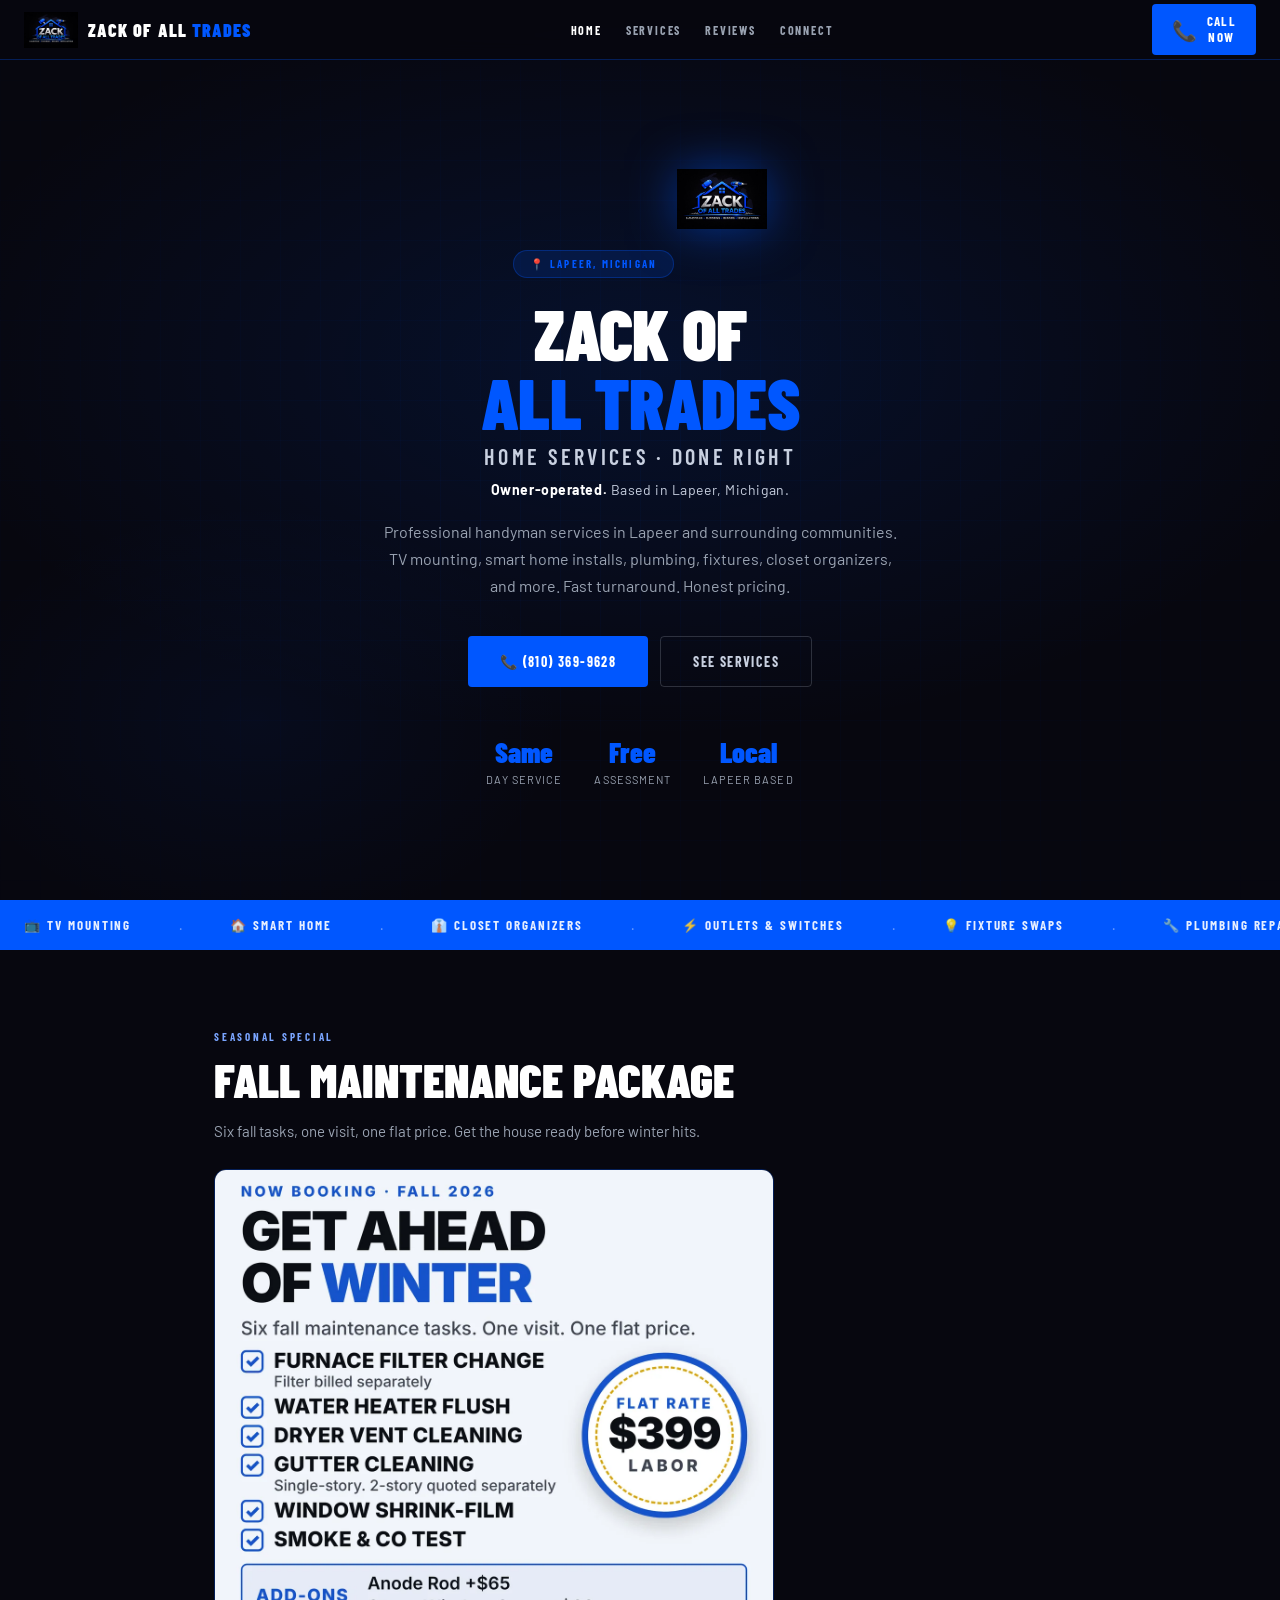
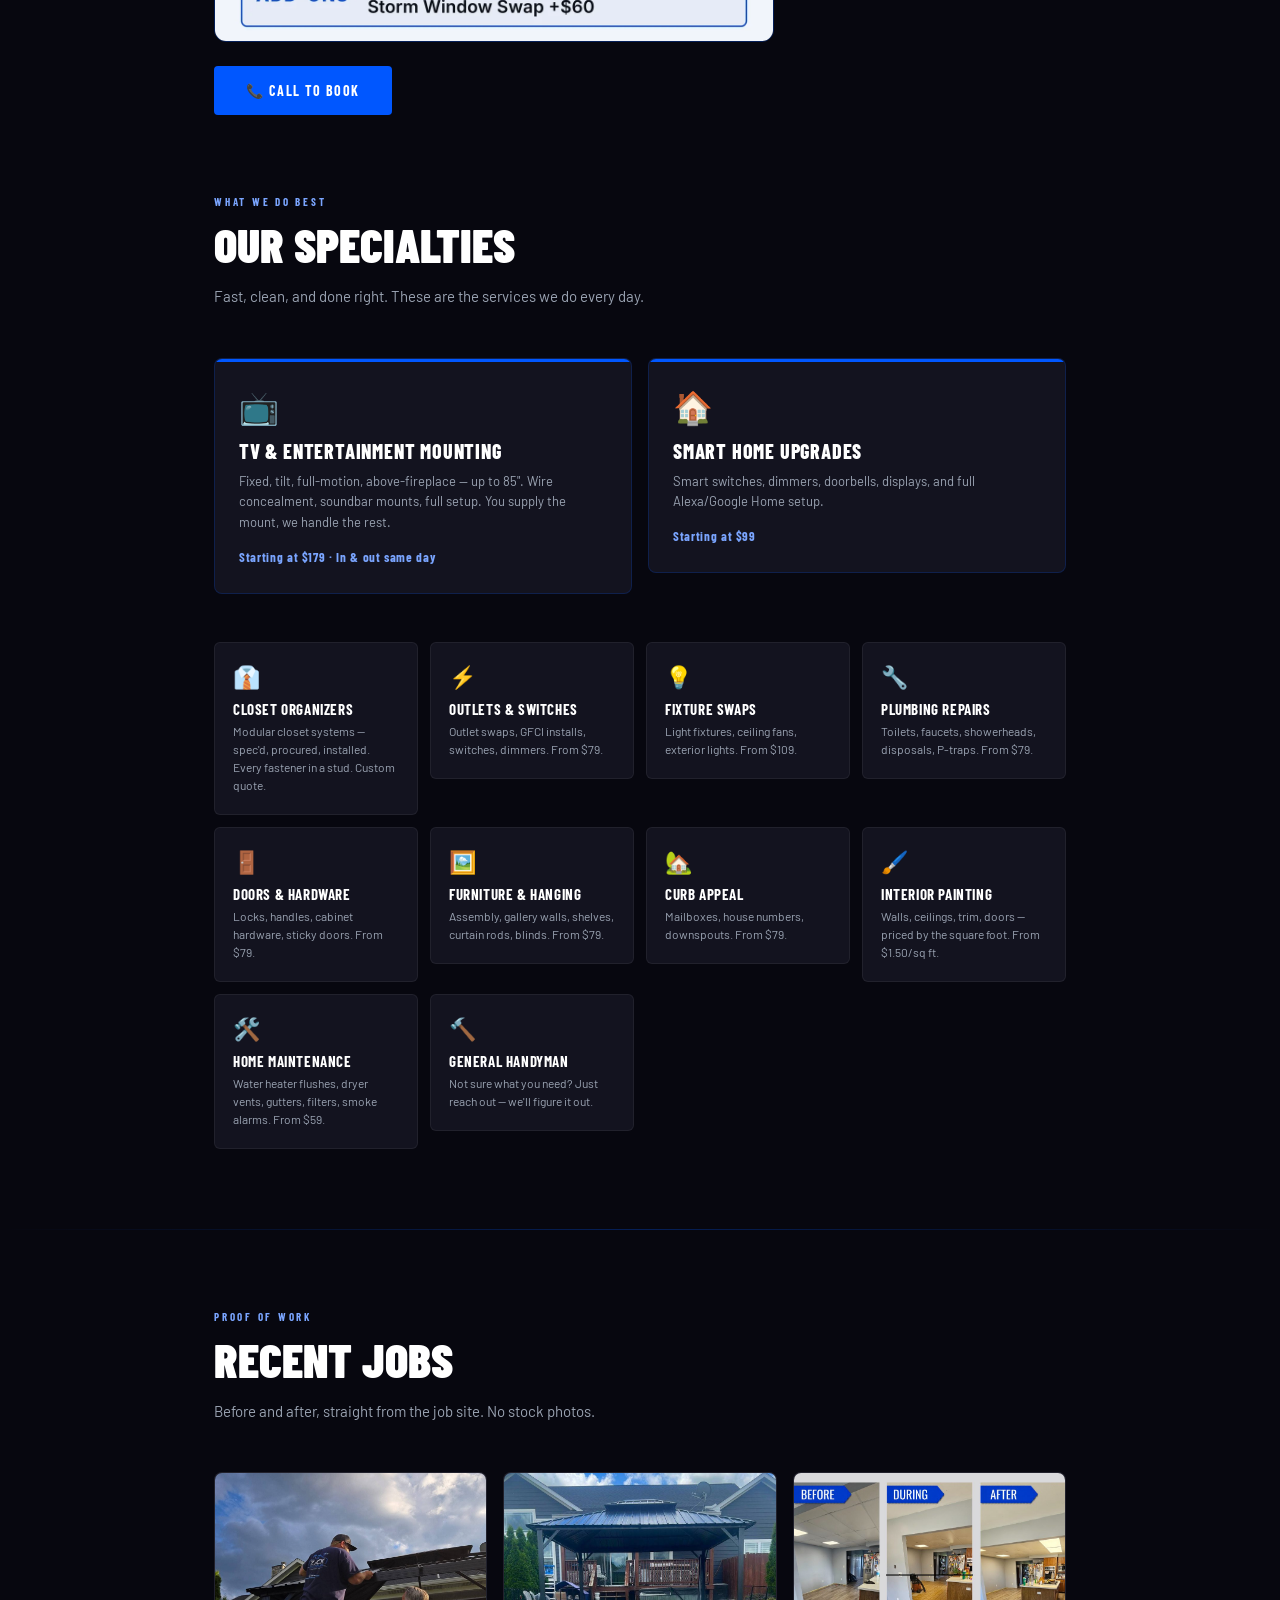
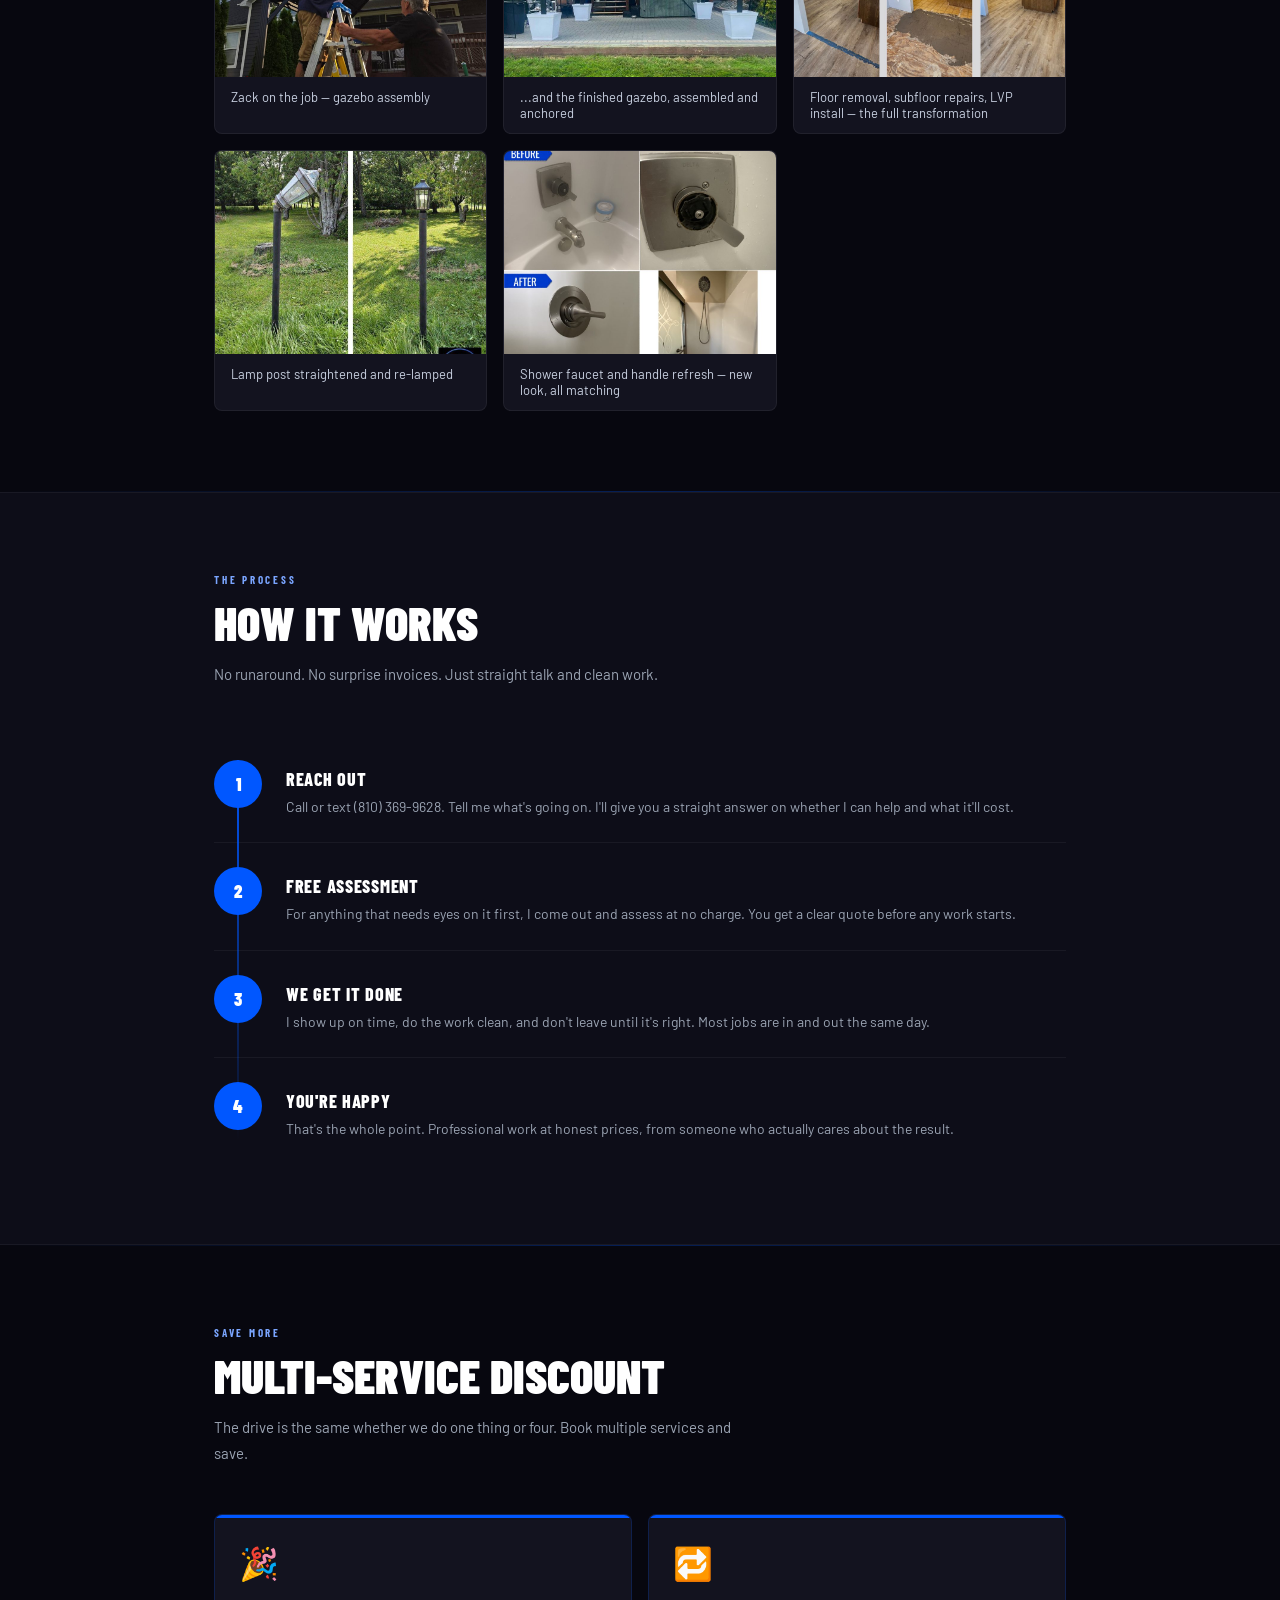
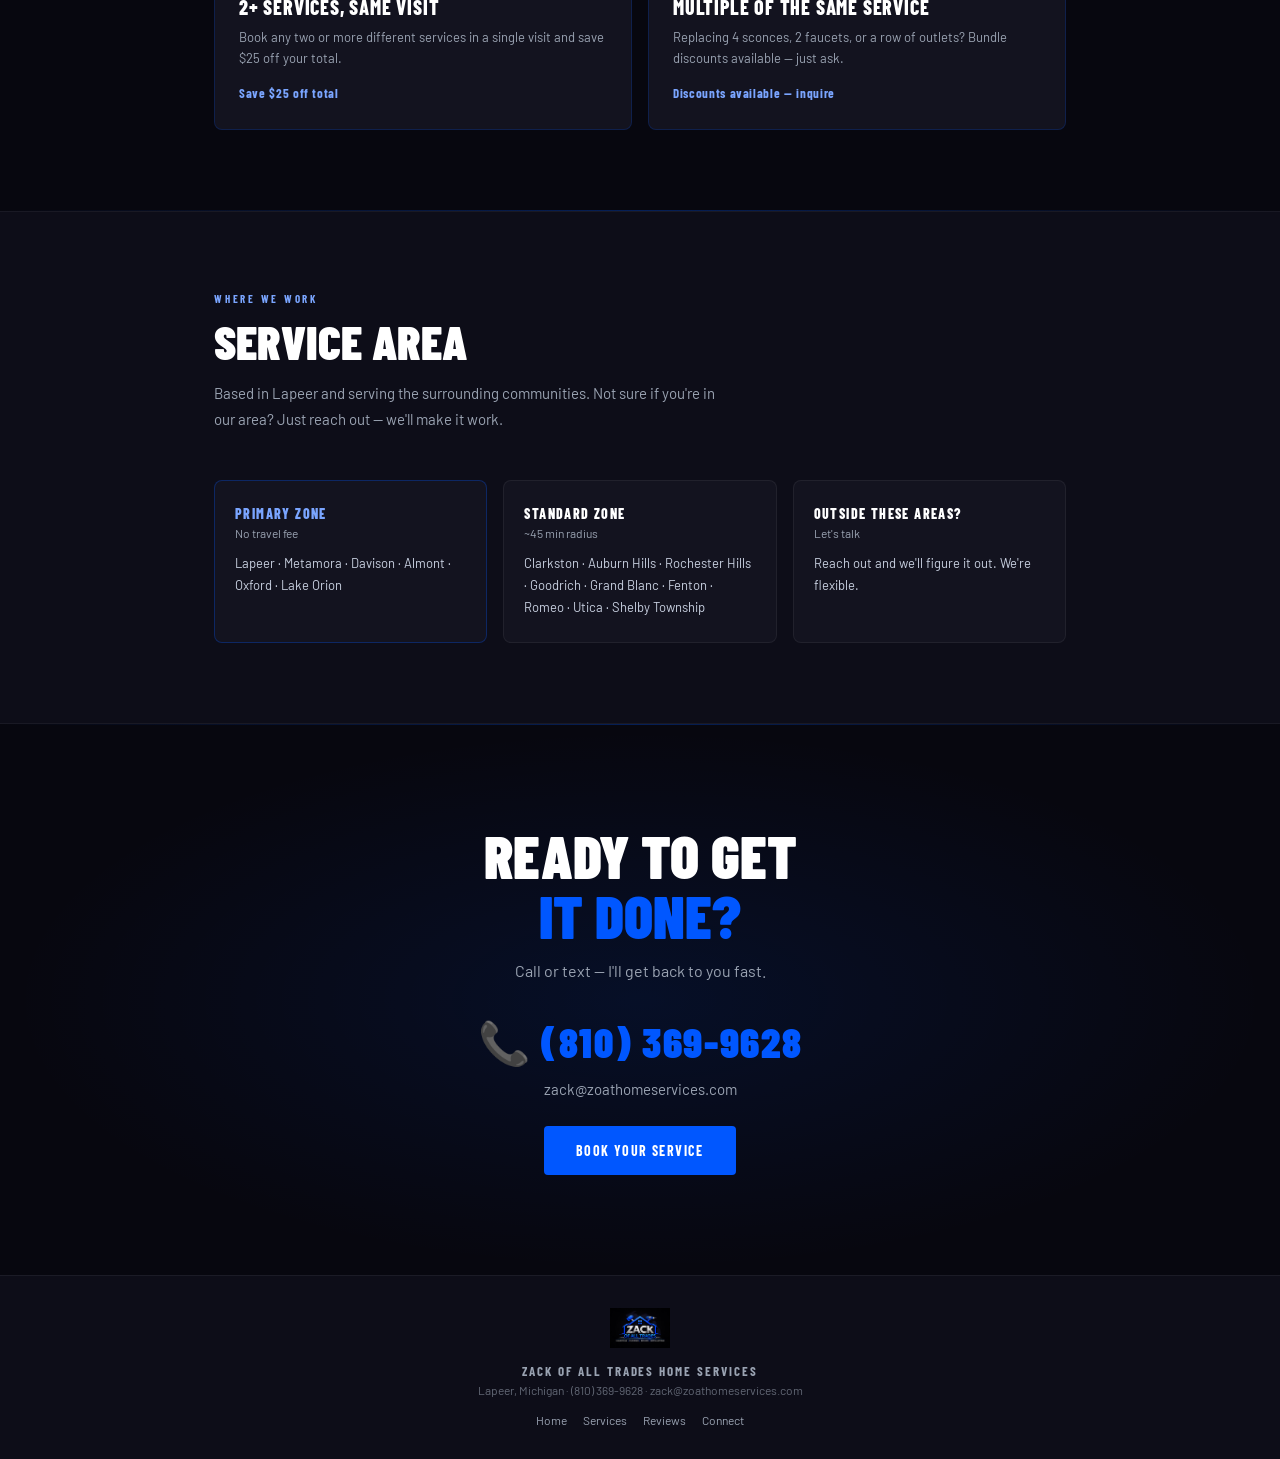
<file: index.html>
<!DOCTYPE html>
<html lang="en">
<head>
<meta charset="UTF-8">
<meta name="viewport" content="width=device-width, initial-scale=1.0">
<meta name="description" content="Zack of All Trades — handyman services in Lapeer, MI and surrounding towns. TV mounting, smart home installs, plumbing repairs, fixture swaps and more. Flat-rate pricing, free assessment.">
<title>Zack of All Trades | Lapeer, MI Handyman Services</title>
<link rel="preconnect" href="https://fonts.googleapis.com">
<link href="https://fonts.googleapis.com/css2?family=Barlow+Condensed:wght@400;600;700;800;900&family=Barlow:wght@300;400;500&display=swap" rel="stylesheet">
<link rel="stylesheet" href="/styles.css?v=20261007">
</head>
<body>

<!-- ═══════ SITE NAV — same on every page. To add/remove a link, copy this
     block's change to each page (index, services, reviews, connect). ═══════ -->
<nav>
  <a href="/" class="nav-left">
    <img src="/assets/logo.jpg" alt="Zack of All Trades logo" class="nav-logo">
    <div class="nav-wordmark">Zack of All <span>Trades</span></div>
  </a>
  <button class="nav-toggle" onclick="toggleNav()" aria-label="Menu">☰</button>
  <div class="nav-links">
    <a href="/" class="active">Home</a>
    <a href="/services/">Services</a>
    <a href="/reviews/">Reviews</a>
    <a href="/connect/">Connect</a>
  </div>
  <a href="tel:8103699628" class="nav-cta"><span class="nav-cta-icon" aria-hidden="true">📞</span><span class="nav-cta-text">Call<br>Now</span></a>
</nav>

<!-- ═══════ HERO ═══════ -->
<div class="hero">
  <div class="hero-bg"></div>
  <div class="hero-grid"></div>
  <div class="hero-content">
    <div class="hero-badge">📍 Lapeer, Michigan</div>
    <img src="/assets/logo.jpg" alt="Zack of All Trades logo" class="hero-logo">
    <h1>Zack of<br><span class="blue">All Trades</span></h1>
    <div class="hero-sub">Home Services · Done Right</div>
    <!-- CREDIBILITY LINE — one honest sentence. Owner-operated and Lapeer-based
         are both true. Add more here when it's true, e.g.:
         "Licensed & insured · 10 years in the trade" -->
    <p class="cred-line"><strong>Owner-operated.</strong> Based in Lapeer, Michigan.</p>
    <p class="hero-desc">Professional handyman services in Lapeer and surrounding communities. TV mounting, smart home installs, plumbing, fixtures, closet organizers, and more. Fast turnaround. Honest pricing.</p>
    <div class="hero-buttons">
      <a href="tel:8103699628" class="btn-primary">📞 (810) 369-9628</a>
      <a href="/services/" class="btn-secondary">See Services</a>
    </div>
    <div class="hero-trust">
      <div class="trust-item"><div class="trust-num">Same</div><div class="trust-label">Day Service</div></div>
      <div class="trust-item"><div class="trust-num">Free</div><div class="trust-label">Assessment</div></div>
      <div class="trust-item"><div class="trust-num">Local</div><div class="trust-label">Lapeer Based</div></div>
    </div>
  </div>
</div>

<!-- ═══════ SPECIALTY MARQUEE STRIP ═══════ -->
<div class="specialty-strip">
  <div class="strip-inner">
    <span class="strip-item">📺 TV Mounting</span><span class="strip-dot">·</span>
    <span class="strip-item">🏠 Smart Home</span><span class="strip-dot">·</span>
    <span class="strip-item">👔 Closet Organizers</span><span class="strip-dot">·</span>
    <span class="strip-item">⚡ Outlets &amp; Switches</span><span class="strip-dot">·</span>
    <span class="strip-item">💡 Fixture Swaps</span><span class="strip-dot">·</span>
    <span class="strip-item">🔧 Plumbing Repairs</span><span class="strip-dot">·</span>
    <span class="strip-item">🚪 Doors &amp; Hardware</span><span class="strip-dot">·</span>
    <span class="strip-item">🖼️ Furniture &amp; Hanging</span><span class="strip-dot">·</span>
    <span class="strip-item">🏡 Curb Appeal</span><span class="strip-dot">·</span>
    <span class="strip-item">🖌️ Interior Painting</span><span class="strip-dot">·</span>
    <span class="strip-item">🛠️ Home Maintenance</span><span class="strip-dot">·</span>
    <span class="strip-item">📺 TV Mounting</span><span class="strip-dot">·</span>
    <span class="strip-item">🏠 Smart Home</span><span class="strip-dot">·</span>
    <span class="strip-item">👔 Closet Organizers</span><span class="strip-dot">·</span>
    <span class="strip-item">⚡ Outlets &amp; Switches</span><span class="strip-dot">·</span>
    <span class="strip-item">💡 Fixture Swaps</span><span class="strip-dot">·</span>
    <span class="strip-item">🔧 Plumbing Repairs</span><span class="strip-dot">·</span>
    <span class="strip-item">🚪 Doors &amp; Hardware</span><span class="strip-dot">·</span>
    <span class="strip-item">🖼️ Furniture &amp; Hanging</span><span class="strip-dot">·</span>
    <span class="strip-item">🏡 Curb Appeal</span><span class="strip-dot">·</span>
    <span class="strip-item">🖌️ Interior Painting</span><span class="strip-dot">·</span>
    <span class="strip-item">🛠️ Home Maintenance</span><span class="strip-dot">·</span>
  </div>
</div>

<!-- ═══════ SEASONAL SPECIAL — same block appears on the home page (under the
     ticker) and on /services/ (under the minimum notice). To swap seasons:
     replace the two images in /assets/, then update the header text and alt
     text here AND in the other file. ═══════ -->
<div class="section seasonal-section">
  <div class="section-label">Seasonal Special</div>
  <h2 class="section-title">Fall Maintenance Package</h2>
  <p class="section-sub seasonal-sub">Six fall tasks, one visit, one flat price. Get the house ready before winter hits.</p>
  <picture>
    <source srcset="/assets/fall-maintenance-package.webp" type="image/webp">
    <img src="/assets/fall-maintenance-package.jpg" width="1200" height="1014" loading="lazy" class="seasonal-img" style="display:block;width:100%;max-width:560px;height:auto" alt="Fall Maintenance Package, now booking for fall 2026: furnace filter change (filter billed separately), water heater flush, dryer vent cleaning, gutter cleaning (single-story; two-story quoted separately), window shrink-film, and smoke and CO test. Flat rate $399 labor. Add-ons: anode rod plus $65, storm window swap plus $60.">
  </picture>
  <a href="tel:8103699628" class="btn-primary">📞 Call to Book</a>
</div>

<!-- ═══════ SPECIALTIES OVERVIEW — the everyday jobs. Full price list lives
     on /services/. To change a card here, edit below; to change a price,
     edit /services/ too so they match. ═══════ -->
<div class="section">
  <div class="section-label">What We Do Best</div>
  <h2 class="section-title">Our Specialties</h2>
  <p class="section-sub">Fast, clean, and done right. These are the services we do every day.</p>
  <div class="lead-grid">
    <a class="tile-link" href="/services/#tv-mounting">
    <div class="lead-card">
      <span class="lead-icon">📺</span>
      <div class="lead-title">TV &amp; Entertainment Mounting</div>
      <p class="lead-desc">Fixed, tilt, full-motion, above-fireplace — up to 85". Wire concealment, soundbar mounts, full setup. You supply the mount, we handle the rest.</p>
      <div class="lead-price">Starting at $179 · In &amp; out same day</div>
    </div>
    </a>
    <a class="tile-link" href="/services/#smart-home">
    <div class="lead-card">
      <span class="lead-icon">🏠</span>
      <div class="lead-title">Smart Home Upgrades</div>
      <p class="lead-desc">Smart switches, dimmers, doorbells, displays, and full Alexa/Google Home setup.</p>
      <div class="lead-price">Starting at $99</div>
    </div>
    </a>
  </div>
  <div class="service-grid">
    <a class="tile-link" href="/services/#closet-organization"><div class="service-card"><span class="service-card-icon">👔</span><div class="service-card-title">Closet Organizers</div><div class="service-card-desc">Modular closet systems — spec'd, procured, installed. Every fastener in a stud. Custom quote.</div></div></a>
    <a class="tile-link" href="/services/#outlets-switches"><div class="service-card"><span class="service-card-icon">⚡</span><div class="service-card-title">Outlets &amp; Switches</div><div class="service-card-desc">Outlet swaps, GFCI installs, switches, dimmers. From $79.</div></div></a>
    <a class="tile-link" href="/services/#fixture-swaps"><div class="service-card"><span class="service-card-icon">💡</span><div class="service-card-title">Fixture Swaps</div><div class="service-card-desc">Light fixtures, ceiling fans, exterior lights. From $109.</div></div></a>
    <a class="tile-link" href="/services/#plumbing-repairs"><div class="service-card"><span class="service-card-icon">🔧</span><div class="service-card-title">Plumbing Repairs</div><div class="service-card-desc">Toilets, faucets, showerheads, disposals, P-traps. From $79.</div></div></a>
    <a class="tile-link" href="/services/#doors-hardware"><div class="service-card"><span class="service-card-icon">🚪</span><div class="service-card-title">Doors &amp; Hardware</div><div class="service-card-desc">Locks, handles, cabinet hardware, sticky doors. From $79.</div></div></a>
    <a class="tile-link" href="/services/#furniture-hanging"><div class="service-card"><span class="service-card-icon">🖼️</span><div class="service-card-title">Furniture &amp; Hanging</div><div class="service-card-desc">Assembly, gallery walls, shelves, curtain rods, blinds. From $79.</div></div></a>
    <a class="tile-link" href="/services/#curb-appeal"><div class="service-card"><span class="service-card-icon">🏡</span><div class="service-card-title">Curb Appeal</div><div class="service-card-desc">Mailboxes, house numbers, downspouts. From $79.</div></div></a>
    <a class="tile-link" href="/services/#interior-painting"><div class="service-card"><span class="service-card-icon">🖌️</span><div class="service-card-title">Interior Painting</div><div class="service-card-desc">Walls, ceilings, trim, doors — priced by the square foot. From $1.50/sq ft.</div></div></a>
    <a class="tile-link" href="/services/#home-maintenance"><div class="service-card"><span class="service-card-icon">🛠️</span><div class="service-card-title">Home Maintenance</div><div class="service-card-desc">Water heater flushes, dryer vents, gutters, filters, smoke alarms. From $59.</div></div></a>
    <a class="tile-link" href="/connect/"><div class="service-card"><span class="service-card-icon">🔨</span><div class="service-card-title">General Handyman</div><div class="service-card-desc">Not sure what you need? Just reach out — we'll figure it out.</div></div></a>
  </div>
</div>

<div class="full-divider"></div>

<!-- ═══════ BEFORE / AFTER GALLERY — real job photos go here.
     HOW TO ADD A PHOTO:
     1. Save the photo in assets/gallery/ with a short name, e.g.
        assets/gallery/porch-fan-after.jpg  (keep it under ~200KB)
     2. Replace one placeholder block below with this snippet,
        swapping in your filename and a one-line caption:

        <div class="gallery-item">
          <img src="/assets/gallery/porch-fan-after.jpg" alt="Ceiling fan installed on a covered porch">
          <div class="gallery-caption">Porch pendant swapped for an RGB ceiling fan — Lapeer</div>
        </div>

     3. To add more than 4 photos, copy a gallery-item block and paste it
        after the others. The grid handles the layout by itself. ═══════ -->
<div class="section">
  <div class="section-label">Proof of Work</div>
  <h2 class="section-title">Recent Jobs</h2>
  <p class="section-sub">Before and after, straight from the job site. No stock photos.</p>
  <div class="gallery-grid">
    <div class="gallery-item">
      <img src="/assets/gallery/zack-on-ladder.jpg" alt="Zack of All Trades owner assembling a gazebo roof from a ladder">
      <div class="gallery-caption">Zack on the job — gazebo assembly</div>
    </div>
    <div class="gallery-item">
      <img src="/assets/gallery/gazebo-finished.jpg" alt="Finished backyard gazebo with metal roof">
      <div class="gallery-caption">...and the finished gazebo, assembled and anchored</div>
    </div>
    <div class="gallery-item">
      <img src="/assets/gallery/flooring-transformation.jpg" alt="Before, during and after of an LVP flooring installation">
      <div class="gallery-caption">Floor removal, subfloor repairs, LVP install — the full transformation</div>
    </div>
    <div class="gallery-item">
      <img src="/assets/gallery/lamppost-before-after.jpg" alt="Before and after of a lamp post repair">
      <div class="gallery-caption">Lamp post straightened and re-lamped</div>
    </div>
    <div class="gallery-item">
      <img src="/assets/gallery/bathroom-refresh.jpg" alt="Before and after of a shower faucet and handle replacement">
      <div class="gallery-caption">Shower faucet and handle refresh — new look, all matching</div>
    </div>
  </div>
</div>

<div class="full-divider"></div>

<!-- ═══════ HOW IT WORKS ═══════ -->
<div class="alt-bg">
  <div class="section">
    <div class="section-label">The Process</div>
    <h2 class="section-title">How It Works</h2>
    <p class="section-sub">No runaround. No surprise invoices. Just straight talk and clean work.</p>
    <div class="steps">
      <div class="step"><div class="step-num">1</div><div class="step-content"><div class="step-title">Reach Out</div><p class="step-desc">Call or text (810) 369-9628. Tell me what's going on. I'll give you a straight answer on whether I can help and what it'll cost.</p></div></div>
      <div class="step"><div class="step-num">2</div><div class="step-content"><div class="step-title">Free Assessment</div><p class="step-desc">For anything that needs eyes on it first, I come out and assess at no charge. You get a clear quote before any work starts.</p></div></div>
      <div class="step"><div class="step-num">3</div><div class="step-content"><div class="step-title">We Get It Done</div><p class="step-desc">I show up on time, do the work clean, and don't leave until it's right. Most jobs are in and out the same day.</p></div></div>
      <div class="step"><div class="step-num">4</div><div class="step-content"><div class="step-title">You're Happy</div><p class="step-desc">That's the whole point. Professional work at honest prices, from someone who actually cares about the result.</p></div></div>
    </div>
  </div>
</div>

<div class="full-divider"></div>

<!-- ═══════ MULTI-SERVICE DISCOUNT ═══════ -->
<div class="section">
  <div class="section-label">Save More</div>
  <h2 class="section-title">Multi-Service Discount</h2>
  <p class="section-sub">The drive is the same whether we do one thing or four. Book multiple services and save.</p>
  <div class="discount-grid">
    <div class="lead-card">
      <span class="lead-icon">🎉</span>
      <div class="lead-title">2+ Services, Same Visit</div>
      <p class="lead-desc">Book any two or more different services in a single visit and save $25 off your total.</p>
      <div class="lead-price">Save $25 off total</div>
    </div>
    <div class="lead-card">
      <span class="lead-icon">🔁</span>
      <div class="lead-title">Multiple of the Same Service</div>
      <p class="lead-desc">Replacing 4 sconces, 2 faucets, or a row of outlets? Bundle discounts available — just ask.</p>
      <div class="lead-price">Discounts available — inquire</div>
    </div>
  </div>
</div>

<div class="full-divider"></div>

<!-- ═══════ SERVICE AREA — edit town lists here ═══════ -->
<div class="alt-bg">
  <div class="section">
    <div class="section-label">Where We Work</div>
    <h2 class="section-title">Service Area</h2>
    <p class="section-sub">Based in Lapeer and serving the surrounding communities. Not sure if you're in our area? Just reach out — we'll make it work.</p>
    <div class="zone-grid">
      <div class="zone-card primary"><div class="zone-title">Primary Zone</div><div class="zone-fee">No travel fee</div><div class="zone-towns">Lapeer · Metamora · Davison · Almont · Oxford · Lake Orion</div></div>
      <div class="zone-card"><div class="zone-title">Standard Zone</div><div class="zone-fee">~45 min radius</div><div class="zone-towns">Clarkston · Auburn Hills · Rochester Hills · Goodrich · Grand Blanc · Fenton · Romeo · Utica · Shelby Township</div></div>
      <div class="zone-card"><div class="zone-title">Outside These Areas?</div><div class="zone-fee">Let's talk</div><div class="zone-towns">Reach out and we'll figure it out. We're flexible.</div></div>
    </div>
  </div>
</div>

<div class="full-divider"></div>

<!-- ═══════ CALL TO ACTION ═══════ -->
<div class="cta-section">
  <div class="cta-bg"></div>
  <h2>Ready to Get<br><span style="color:var(--cobalt)">It Done?</span></h2>
  <p>Call or text — I'll get back to you fast.</p>
  <div class="cta-contact">
    <a href="tel:8103699628" class="cta-phone">📞 (810) 369-9628</a>
    <a href="mailto:zack@zoathomeservices.com" class="cta-email">zack@zoathomeservices.com</a>
    <a href="/connect/" class="btn-primary" style="margin-top:16px;">Book Your Service</a>
  </div>
</div>

<!-- ═══════ FOOTER — same on every page ═══════ -->
<footer>
  <img src="/assets/logo.jpg" alt="Zack of All Trades logo" class="footer-logo">
  <div class="footer-name">Zack of All Trades Home Services</div>
  <div class="footer-loc">Lapeer, Michigan · (810) 369-9628 · zack@zoathomeservices.com</div>
  <div class="footer-nav">
    <a href="/">Home</a>
    <a href="/services/">Services</a>
    <a href="/reviews/">Reviews</a>
    <a href="/connect/">Connect</a>
  </div>
</footer>

<script src="/site.js?v=20261007"></script>
</body>
</html>
</file>
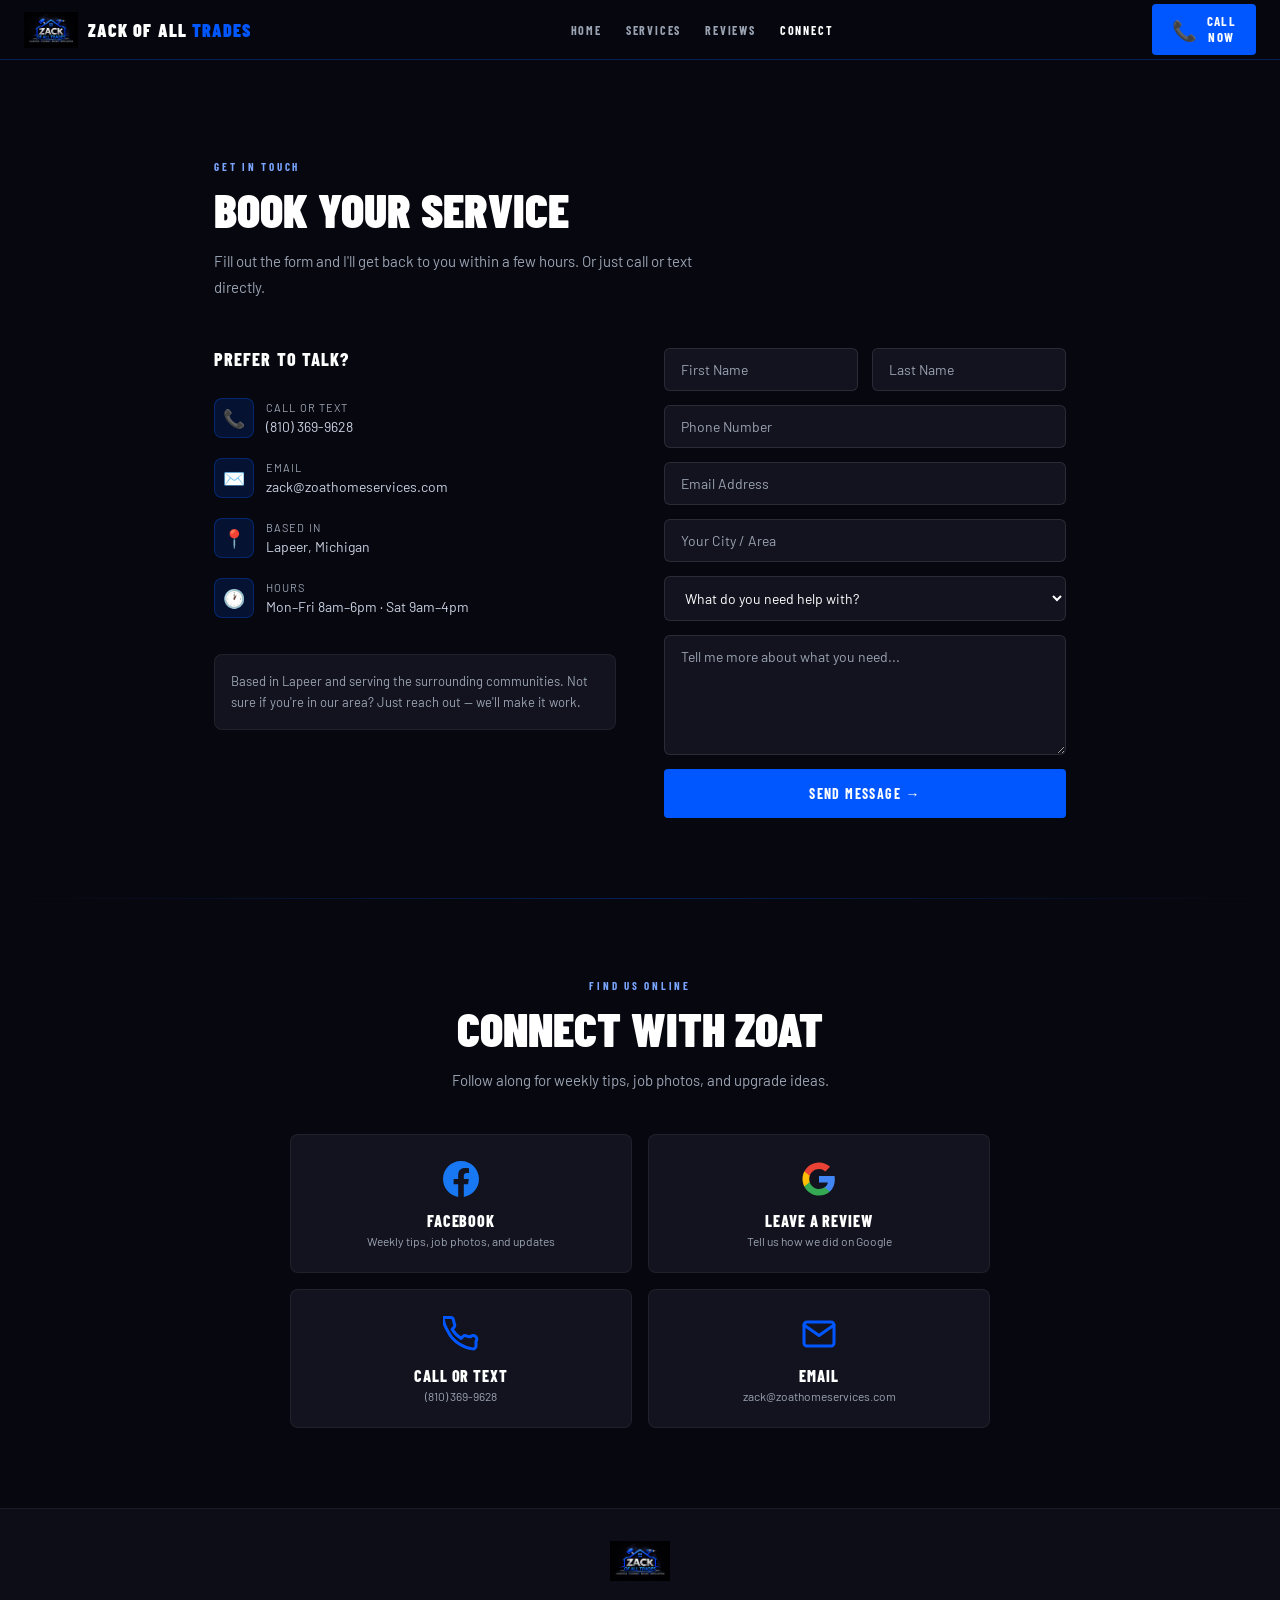
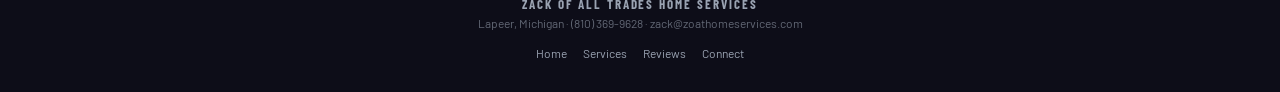
<file: connect/index.html>
<!DOCTYPE html>
<html lang="en">
<head>
<meta charset="UTF-8">
<meta name="viewport" content="width=device-width, initial-scale=1.0">
<meta name="description" content="Contact Zack of All Trades — call or text (810) 369-9628, send a message, or follow on Facebook. Lapeer, MI handyman. Mon–Fri 8am–6pm, Sat 9am–4pm.">
<title>Contact Zack of All Trades | Lapeer, MI Handyman</title>
<link rel="preconnect" href="https://fonts.googleapis.com">
<link href="https://fonts.googleapis.com/css2?family=Barlow+Condensed:wght@400;600;700;800;900&family=Barlow:wght@300;400;500&display=swap" rel="stylesheet">
<link rel="stylesheet" href="/styles.css?v=20261007">
</head>
<body>

<!-- ═══════ SITE NAV — same on every page ═══════ -->
<nav>
  <a href="/" class="nav-left">
    <img src="/assets/logo.jpg" alt="Zack of All Trades logo" class="nav-logo">
    <div class="nav-wordmark">Zack of All <span>Trades</span></div>
  </a>
  <button class="nav-toggle" onclick="toggleNav()" aria-label="Menu">☰</button>
  <div class="nav-links">
    <a href="/">Home</a>
    <a href="/services/">Services</a>
    <a href="/reviews/">Reviews</a>
    <a href="/connect/" class="active">Connect</a>
  </div>
  <a href="tel:8103699628" class="nav-cta"><span class="nav-cta-icon" aria-hidden="true">📞</span><span class="nav-cta-text">Call<br>Now</span></a>
</nav>

<!-- ═══════ CONTACT — the business-card QR code points here (/connect).
     Keep this page's URL exactly as-is so the QR keeps working. ═══════ -->
<div class="page-top">
  <div class="section">
    <div class="section-label">Get In Touch</div>
    <h2 class="section-title">Book Your Service</h2>
    <p class="section-sub">Fill out the form and I'll get back to you within a few hours. Or just call or text directly.</p>
    <div class="contact-grid">

      <!-- ═══════ CONTACT INFO — phone, email, hours. Edit here. ═══════ -->
      <div class="contact-info">
        <div style="font-family:'Barlow Condensed',sans-serif; font-weight:800; font-size:18px; text-transform:uppercase; letter-spacing:0.06em; margin-bottom:8px;">Prefer to talk?</div>
        <div class="contact-item">
          <div class="contact-icon">📞</div>
          <div class="contact-item-text"><div class="contact-item-label">Call or Text</div><a href="tel:8103699628">(810) 369-9628</a></div>
        </div>
        <div class="contact-item">
          <div class="contact-icon">✉️</div>
          <div class="contact-item-text"><div class="contact-item-label">Email</div><a href="mailto:zack@zoathomeservices.com">zack@zoathomeservices.com</a></div>
        </div>
        <div class="contact-item">
          <div class="contact-icon">📍</div>
          <div class="contact-item-text"><div class="contact-item-label">Based In</div><a href="#">Lapeer, Michigan</a></div>
        </div>
        <div class="contact-item">
          <div class="contact-icon">🕐</div>
          <div class="contact-item-text"><div class="contact-item-label">Hours</div><a href="#">Mon–Fri 8am–6pm · Sat 9am–4pm</a></div>
        </div>
        <div style="margin-top:16px; padding:16px; background:var(--card); border-radius:8px; border:1px solid rgba(255,255,255,0.06);">
          <div style="font-size:13px; color:var(--dim); line-height:1.6;">Based in Lapeer and serving the surrounding communities. Not sure if you're in our area? Just reach out — we'll make it work.</div>
        </div>
      </div>

      <!-- ═══════ CONTACT FORM — no backend. On submit, it opens the
           visitor's email app with a pre-filled message to
           zack@zoathomeservices.com (see site.js → submitForm).
           To add a service to the dropdown, copy an <option> line. ═══════ -->
      <div>
        <div class="form" id="contactForm">
          <div class="form-row">
            <input type="text" id="fname" placeholder="First Name" required>
            <input type="text" id="lname" placeholder="Last Name">
          </div>
          <input type="tel" id="fphone" placeholder="Phone Number">
          <input type="email" id="femail" placeholder="Email Address">
          <input type="text" id="faddress" placeholder="Your City / Area">
          <select id="fservice">
            <option value="" disabled selected>What do you need help with?</option>
            <option>TV Mounting</option>
            <option>Smart Home Installation</option>
            <option>Outlet / Switch Repair</option>
            <option>Fixture Swap</option>
            <option>Plumbing Repair</option>
            <option>Door / Hardware</option>
            <option>Furniture Assembly</option>
            <option>Vanity Install</option>
            <option>General Handyman</option>
            <option>Other</option>
          </select>
          <textarea id="fmessage" placeholder="Tell me more about what you need..."></textarea>
          <button type="button" class="form-submit" onclick="submitForm()">Send Message →</button>
          <div class="form-success" id="formSuccess">✅ Message sent! I'll get back to you within a few hours.</div>
        </div>
      </div>
    </div>
  </div>
</div>

<div class="full-divider"></div>

<!-- ═══════ FIND US ONLINE — only real, working links are visible.
     Instagram/TikTok tiles are in the markup below but hidden until
     those accounts exist and have posts. To turn one on: set the real
     URL and remove the hidden attribute. ═══════ -->
<div class="section" style="text-align:center;">
  <div class="section-label">Find Us Online</div>
  <h2 class="section-title">Connect With ZoAT</h2>
  <p class="section-sub" style="margin:0 auto 40px;">Follow along for weekly tips, job photos, and upgrade ideas.</p>
  <div class="connect-grid">
    <a href="https://www.facebook.com/profile.php/?id=61567656890358" target="_blank" class="connect-card">
      <span class="connect-card-icon"><svg viewBox="0 0 24 24" fill="#1877F2" xmlns="http://www.w3.org/2000/svg"><path d="M24 12.073C24 5.405 18.627 0 12 0S0 5.405 0 12.073C0 18.1 4.388 23.094 10.125 24v-8.437H7.078v-3.49h3.047V9.41c0-3.025 1.792-4.697 4.532-4.697 1.313 0 2.686.235 2.686.235v2.97h-1.513c-1.491 0-1.956.93-1.956 1.886v2.269h3.328l-.532 3.49h-2.796V24C19.612 23.094 24 18.1 24 12.073z"/></svg></span>
      <div class="connect-card-title">Facebook</div>
      <div class="connect-card-desc">Weekly tips, job photos, and updates</div>
    </a>
    <a href="https://g.page/r/Cb9_sbIIwq-TEBM/review" target="_blank" class="connect-card">
      <span class="connect-card-icon"><svg viewBox="0 0 24 24" xmlns="http://www.w3.org/2000/svg"><path fill="#4285F4" d="M22.56 12.25c0-.78-.07-1.53-.2-2.25H12v4.26h5.92c-.26 1.37-1.04 2.53-2.21 3.31v2.77h3.57c2.08-1.92 3.28-4.74 3.28-8.09z"/><path fill="#34A853" d="M12 23c2.97 0 5.46-.98 7.28-2.66l-3.57-2.77c-.98.66-2.23 1.06-3.71 1.06-2.86 0-5.29-1.93-6.16-4.53H2.18v2.84C3.99 20.53 7.7 23 12 23z"/><path fill="#FBBC05" d="M5.84 14.09c-.22-.66-.35-1.36-.35-2.09s.13-1.43.35-2.09V7.07H2.18C1.43 8.55 1 10.22 1 12s.43 3.45 1.18 4.93l2.85-2.22.81-.62z"/><path fill="#EA4335" d="M12 5.38c1.62 0 3.06.56 4.21 1.64l3.15-3.15C17.45 2.09 14.97 1 12 1 7.7 1 3.99 3.47 2.18 7.07l3.66 2.84c.87-2.6 3.3-4.53 6.16-4.53z"/></svg></span>
      <div class="connect-card-title">Leave a Review</div>
      <div class="connect-card-desc">Tell us how we did on Google</div>
    </a>
    <a href="tel:8103699628" class="connect-card">
      <span class="connect-card-icon"><svg viewBox="0 0 24 24" fill="none" stroke="#0057FF" stroke-width="2" stroke-linecap="round" stroke-linejoin="round" xmlns="http://www.w3.org/2000/svg"><path d="M22 16.92v3a2 2 0 01-2.18 2 19.79 19.79 0 01-8.63-3.07A19.5 19.5 0 013.07 9.81a19.79 19.79 0 01-3.07-8.68A2 2 0 012 1h3a2 2 0 012 1.72c.127.96.361 1.903.7 2.81a2 2 0 01-.45 2.11L6.09 8.91a16 16 0 006 6l1.27-1.27a2 2 0 012.11-.45c.907.339 1.85.573 2.81.7A2 2 0 0122 16.92z"/></svg></span>
      <div class="connect-card-title">Call or Text</div>
      <div class="connect-card-desc">(810) 369-9628</div>
    </a>
    <a href="mailto:zack@zoathomeservices.com" class="connect-card">
      <span class="connect-card-icon"><svg viewBox="0 0 24 24" fill="none" stroke="#0057FF" stroke-width="2" stroke-linecap="round" stroke-linejoin="round" xmlns="http://www.w3.org/2000/svg"><path d="M4 4h16c1.1 0 2 .9 2 2v12c0 1.1-.9 2-2 2H4c-1.1 0-2-.9-2-2V6c0-1.1.9-2 2-2z"/><polyline points="22,6 12,13 2,6"/></svg></span>
      <div class="connect-card-title">Email</div>
      <div class="connect-card-desc">zack@zoathomeservices.com</div>
    </a>
    <!-- Instagram not live yet — set the real URL and remove the hidden attribute once the account exists and has posts. -->
    <a href="#" hidden class="connect-card">
      <span class="connect-card-icon"><svg viewBox="0 0 24 24" fill="none" stroke="#E1306C" stroke-width="2" stroke-linecap="round" stroke-linejoin="round" xmlns="http://www.w3.org/2000/svg"><rect x="2" y="2" width="20" height="20" rx="5"/><circle cx="12" cy="12" r="4.5"/><circle cx="17.5" cy="6.5" r="1.2" fill="#E1306C" stroke="none"/></svg></span>
      <div class="connect-card-title">Instagram</div>
      <div class="connect-card-desc">Job photos and quick tips</div>
    </a>
    <!-- TikTok not live yet — set the real URL and remove the hidden attribute once the account exists and has posts. -->
    <a href="#" hidden class="connect-card">
      <span class="connect-card-icon"><svg viewBox="0 0 24 24" fill="#FE2C55" xmlns="http://www.w3.org/2000/svg"><path d="M16.6 3c.4 2.2 1.8 3.6 4.4 3.8v3.1c-1.6 0-3-.5-4.4-1.4v6.6c0 3.9-2.6 6.4-6.1 6.4-3.4 0-6-2.6-6-6 0-3.5 2.8-6.1 6.4-6 .4 0 .8 0 1.2.1v3.3c-.4-.2-.8-.2-1.2-.2-1.7 0-3 1.3-3 3 0 1.6 1.2 2.9 2.9 2.9 1.8 0 3-1.4 3-3.2V3h2.8z"/></svg></span>
      <div class="connect-card-title">TikTok</div>
      <div class="connect-card-desc">Quick fixes and behind the scenes</div>
    </a>
  </div>
</div>

<!-- ═══════ FOOTER — same on every page ═══════ -->
<footer>
  <img src="/assets/logo.jpg" alt="Zack of All Trades logo" class="footer-logo">
  <div class="footer-name">Zack of All Trades Home Services</div>
  <div class="footer-loc">Lapeer, Michigan · (810) 369-9628 · zack@zoathomeservices.com</div>
  <div class="footer-nav">
    <a href="/">Home</a>
    <a href="/services/">Services</a>
    <a href="/reviews/">Reviews</a>
    <a href="/connect/">Connect</a>
  </div>
</footer>

<script src="/site.js?v=20261007"></script>
</body>
</html>
</file>
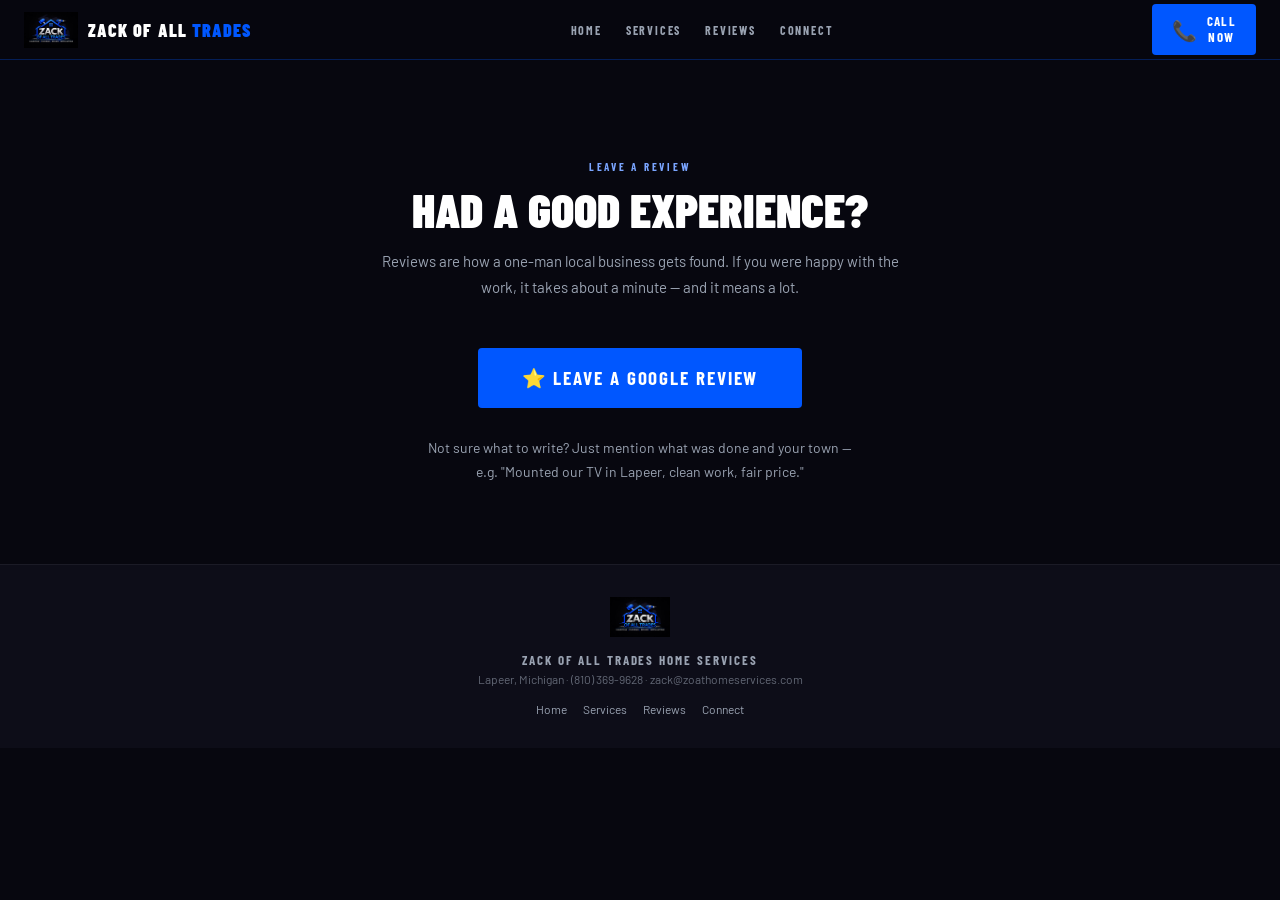
<file: review/index.html>
<!DOCTYPE html>
<html lang="en">
<head>
<meta charset="UTF-8">
<meta name="viewport" content="width=device-width, initial-scale=1.0">
<meta name="description" content="Had a good experience with Zack of All Trades? Leave a Google review — it takes about a minute and means a lot to a one-man local business.">
<title>Leave a Review | Zack of All Trades</title>
<link rel="preconnect" href="https://fonts.googleapis.com">
<link href="https://fonts.googleapis.com/css2?family=Barlow+Condensed:wght@400;600;700;800;900&family=Barlow:wght@300;400;500&display=swap" rel="stylesheet">
<link rel="stylesheet" href="/styles.css?v=20261007">
</head>
<body>

<!-- ═══════ SITE NAV — same on every page ═══════ -->
<nav>
  <a href="/" class="nav-left">
    <img src="/assets/logo.jpg" alt="Zack of All Trades logo" class="nav-logo">
    <div class="nav-wordmark">Zack of All <span>Trades</span></div>
  </a>
  <button class="nav-toggle" onclick="toggleNav()" aria-label="Menu">☰</button>
  <div class="nav-links">
    <a href="/">Home</a>
    <a href="/services/">Services</a>
    <a href="/reviews/">Reviews</a>
    <a href="/connect/">Connect</a>
  </div>
  <a href="tel:8103699628" class="nav-cta"><span class="nav-cta-icon" aria-hidden="true">📞</span><span class="nav-cta-text">Call<br>Now</span></a>
</nav>

<!-- ═══════ REVIEW FUNNEL — send customers here (zoathomeservices.com/review).
     Google doesn't let any website post reviews on its behalf, so this page
     funnels people to the Google review form with one big button. ═══════ -->
<div class="page-top">
  <div class="section" style="text-align:center; max-width:640px; margin:0 auto;">
    <div class="section-label">Leave a Review</div>
    <h2 class="section-title">Had a Good Experience?</h2>
    <p class="section-sub" style="margin-left:auto; margin-right:auto;">Reviews are how a one-man local business gets found. If you were happy with the work, it takes about a minute — and it means a lot.</p>

    <div class="hero-buttons" style="justify-content:center; margin:28px 0;">
      <a href="https://g.page/r/Cb9_sbIIwq-TEBM/review" class="btn-primary" style="font-size:19px; padding:18px 44px;">⭐ Leave a Google Review</a>
    </div>

    <p style="color:var(--dim); font-size:14px; line-height:1.7; max-width:480px; margin:0 auto;">
      Not sure what to write? Just mention what was done and your town —<br>
      e.g. "Mounted our TV in Lapeer, clean work, fair price."
    </p>
  </div>
</div>

<!-- ═══════ FOOTER — same on every page ═══════ -->
<footer>
  <img src="/assets/logo.jpg" alt="Zack of All Trades logo" class="footer-logo">
  <div class="footer-name">Zack of All Trades Home Services</div>
  <div class="footer-loc">Lapeer, Michigan · (810) 369-9628 · zack@zoathomeservices.com</div>
  <div class="footer-nav">
    <a href="/">Home</a>
    <a href="/services/">Services</a>
    <a href="/reviews/">Reviews</a>
    <a href="/connect/">Connect</a>
  </div>
</footer>

<script src="/site.js?v=20261007"></script>
</body>
</html>
</file>
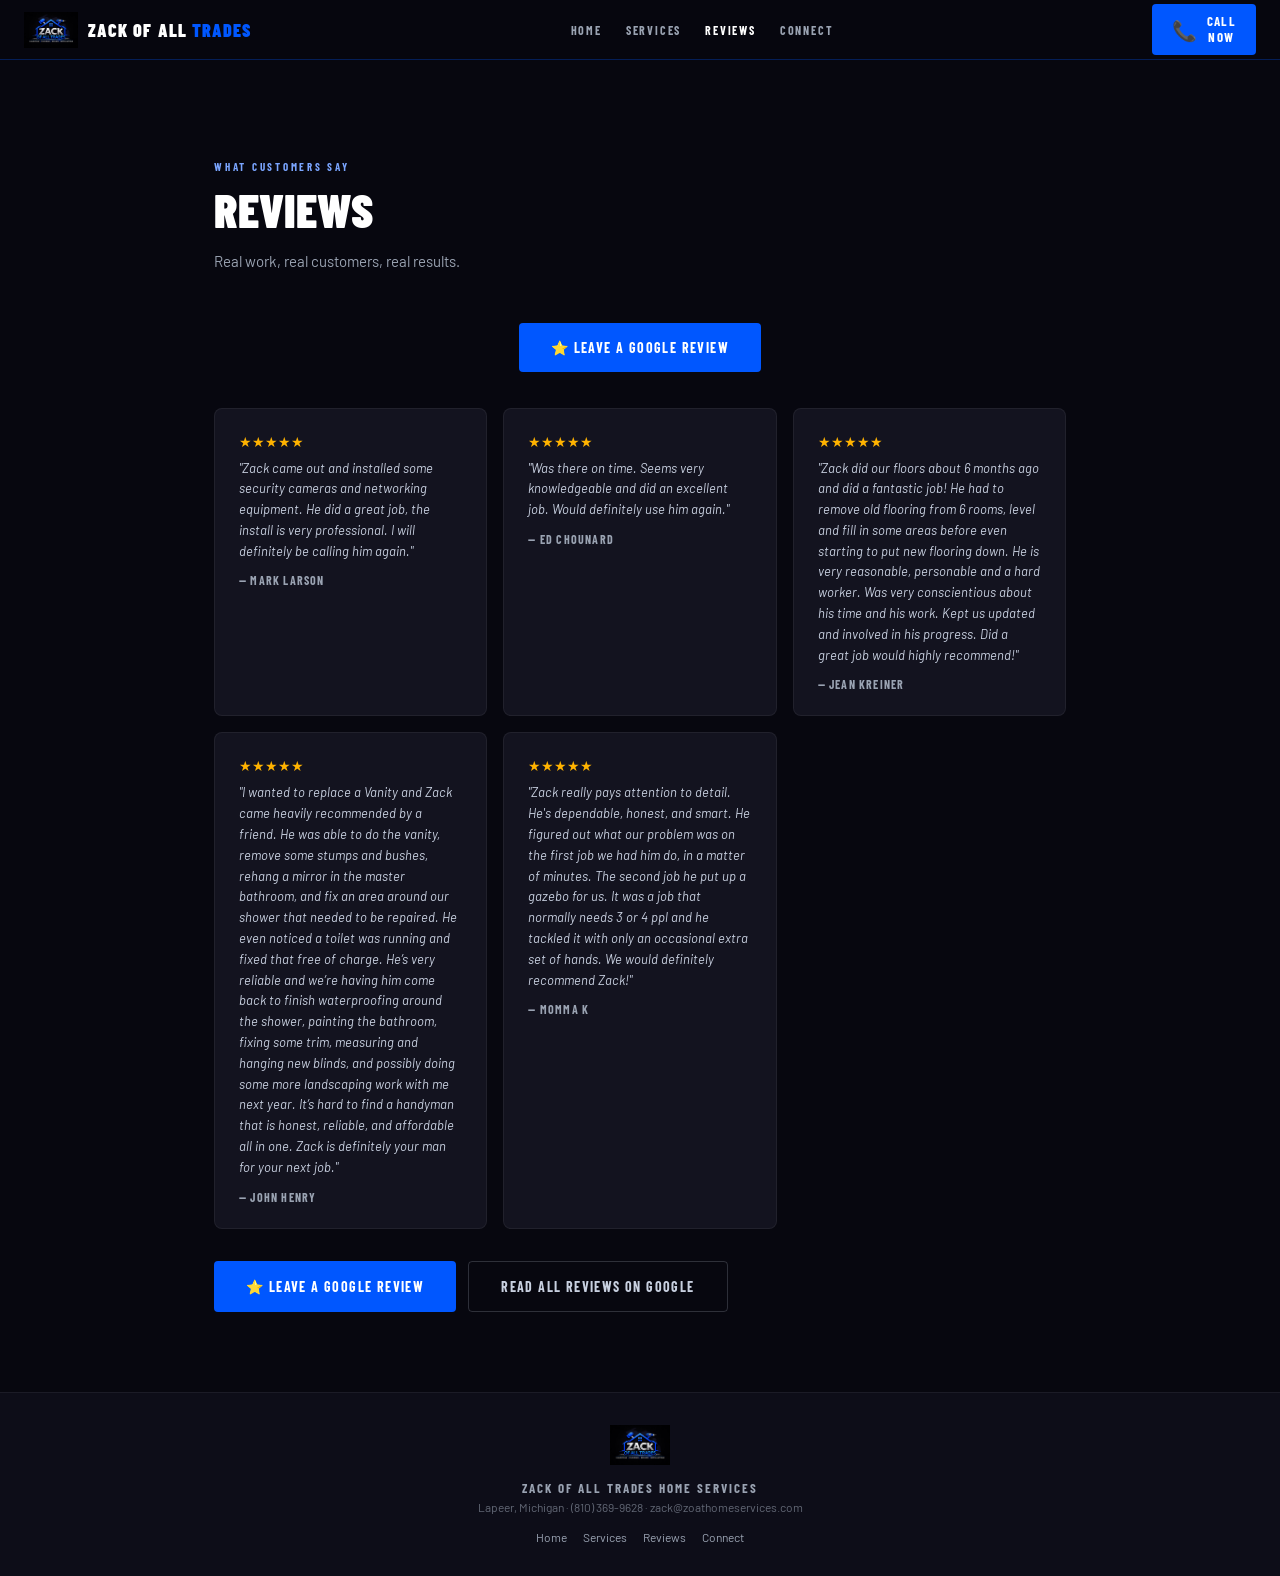
<file: reviews/index.html>
<!DOCTYPE html>
<html lang="en">
<head>
<meta charset="UTF-8">
<meta name="viewport" content="width=device-width, initial-scale=1.0">
<meta name="description" content="Customer reviews for Zack of All Trades, handyman in Lapeer MI. Real work, real customers, real results.">
<title>Customer Reviews | Zack of All Trades</title>
<link rel="preconnect" href="https://fonts.googleapis.com">
<link href="https://fonts.googleapis.com/css2?family=Barlow+Condensed:wght@400;600;700;800;900&family=Barlow:wght@300;400;500&display=swap" rel="stylesheet">
<link rel="stylesheet" href="/styles.css?v=20261007">
</head>
<body>

<!-- ═══════ SITE NAV — same on every page ═══════ -->
<nav>
  <a href="/" class="nav-left">
    <img src="/assets/logo.jpg" alt="Zack of All Trades logo" class="nav-logo">
    <div class="nav-wordmark">Zack of All <span>Trades</span></div>
  </a>
  <button class="nav-toggle" onclick="toggleNav()" aria-label="Menu">☰</button>
  <div class="nav-links">
    <a href="/">Home</a>
    <a href="/services/">Services</a>
    <a href="/reviews/" class="active">Reviews</a>
    <a href="/connect/">Connect</a>
  </div>
  <a href="tel:8103699628" class="nav-cta"><span class="nav-cta-icon" aria-hidden="true">📞</span><span class="nav-cta-text">Call<br>Now</span></a>
</nav>

<!-- ═══════ REVIEWS — real Google reviews live below, copied verbatim
     from the Business Profile. To add a new one, copy a review-card
     block and paste the customer's actual words and name.
     Never invent reviews. ═══════ -->
<div class="page-top">
  <div class="section">
    <div class="section-label">What Customers Say</div>
    <h2 class="section-title">Reviews</h2>
    <p class="section-sub">Real work, real customers, real results.</p>
    <div class="review-cta" style="margin-bottom:36px;">
      <a href="https://g.page/r/Cb9_sbIIwq-TEBM/review" target="_blank" class="btn-primary">⭐ Leave a Google Review</a>
    </div>

    <!-- ═══════ REAL GOOGLE REVIEWS — a short selection copied verbatim from Zack's
         Google Business Profile (5.0★, 18 reviews as of 2026-10-13). Don't edit
         the wording; to add or swap one, copy this card structure. ═══════ -->
    <div class="reviews-grid">
    <div class="review-card">
      <div class="review-stars">★★★★★</div>
      <p class="review-text">"Zack came out and installed some security cameras and networking equipment. He did a great job, the install is very professional. I will definitely be calling him again."</p>
      <div class="review-author">— Mark Larson</div>
    </div>
    <div class="review-card">
      <div class="review-stars">★★★★★</div>
      <p class="review-text">"Was there on time. Seems very knowledgeable and did an excellent job. Would definitely use him again."</p>
      <div class="review-author">— Ed Chounard</div>
    </div>
    <div class="review-card">
      <div class="review-stars">★★★★★</div>
      <p class="review-text">"Zack did our floors about 6 months ago and did a fantastic job! He had to remove old flooring from 6 rooms, level and fill in some areas before even starting to put new flooring down. He is very reasonable, personable and a hard worker. Was very conscientious about his time and his work. Kept us updated and involved in his progress. Did a great job would highly recommend!"</p>
      <div class="review-author">— Jean Kreiner</div>
    </div>

    <div class="review-card">
      <div class="review-stars">★★★★★</div>
      <p class="review-text">"I wanted to replace a Vanity and Zack came heavily recommended by a friend.  He was able to do the vanity, remove some stumps and bushes, rehang a mirror in the master bathroom, and fix an area around our shower that needed to be repaired.  He even noticed a toilet was running and fixed that free of charge.  He’s very reliable and we’re having him come back to finish waterproofing around the shower, painting the bathroom, fixing some trim, measuring and hanging new blinds, and possibly doing some more landscaping work with me next year.  It’s hard to find a handyman that is honest, reliable, and affordable all in one.  Zack is definitely your man for your next job."</p>
      <div class="review-author">— John Henry</div>
    </div>

    <div class="review-card">
      <div class="review-stars">★★★★★</div>
      <p class="review-text">"Zack really pays attention to detail. He's dependable, honest, and smart. He figured out what our problem was on the first job we had him do, in a matter of minutes.  The second job he put up a gazebo for us. It was a job that normally needs 3 or 4 ppl and he tackled it with only an occasional extra set of hands. We would definitely recommend Zack!"</p>
      <div class="review-author">— Momma K</div>
    </div>

    </div><!-- /reviews-grid -->
    <div class="review-cta" style="display:flex;flex-wrap:wrap;gap:12px;">
      <a href="https://g.page/r/Cb9_sbIIwq-TEBM/review" target="_blank" class="btn-primary">⭐ Leave a Google Review</a>
      <a href="https://maps.app.goo.gl/eitACkoCWKAgrDmYA" target="_blank" rel="noopener" class="btn-secondary" style="display:inline-flex;align-items:center;">Read All Reviews on Google</a>
    </div>
  </div>
</div>

<!-- ═══════ FOOTER — same on every page ═══════ -->
<footer>
  <img src="/assets/logo.jpg" alt="Zack of All Trades logo" class="footer-logo">
  <div class="footer-name">Zack of All Trades Home Services</div>
  <div class="footer-loc">Lapeer, Michigan · (810) 369-9628 · zack@zoathomeservices.com</div>
  <div class="footer-nav">
    <a href="/">Home</a>
    <a href="/services/">Services</a>
    <a href="/reviews/">Reviews</a>
    <a href="/connect/">Connect</a>
  </div>
</footer>

<script src="/site.js?v=20261007"></script>
</body>
</html>
</file>
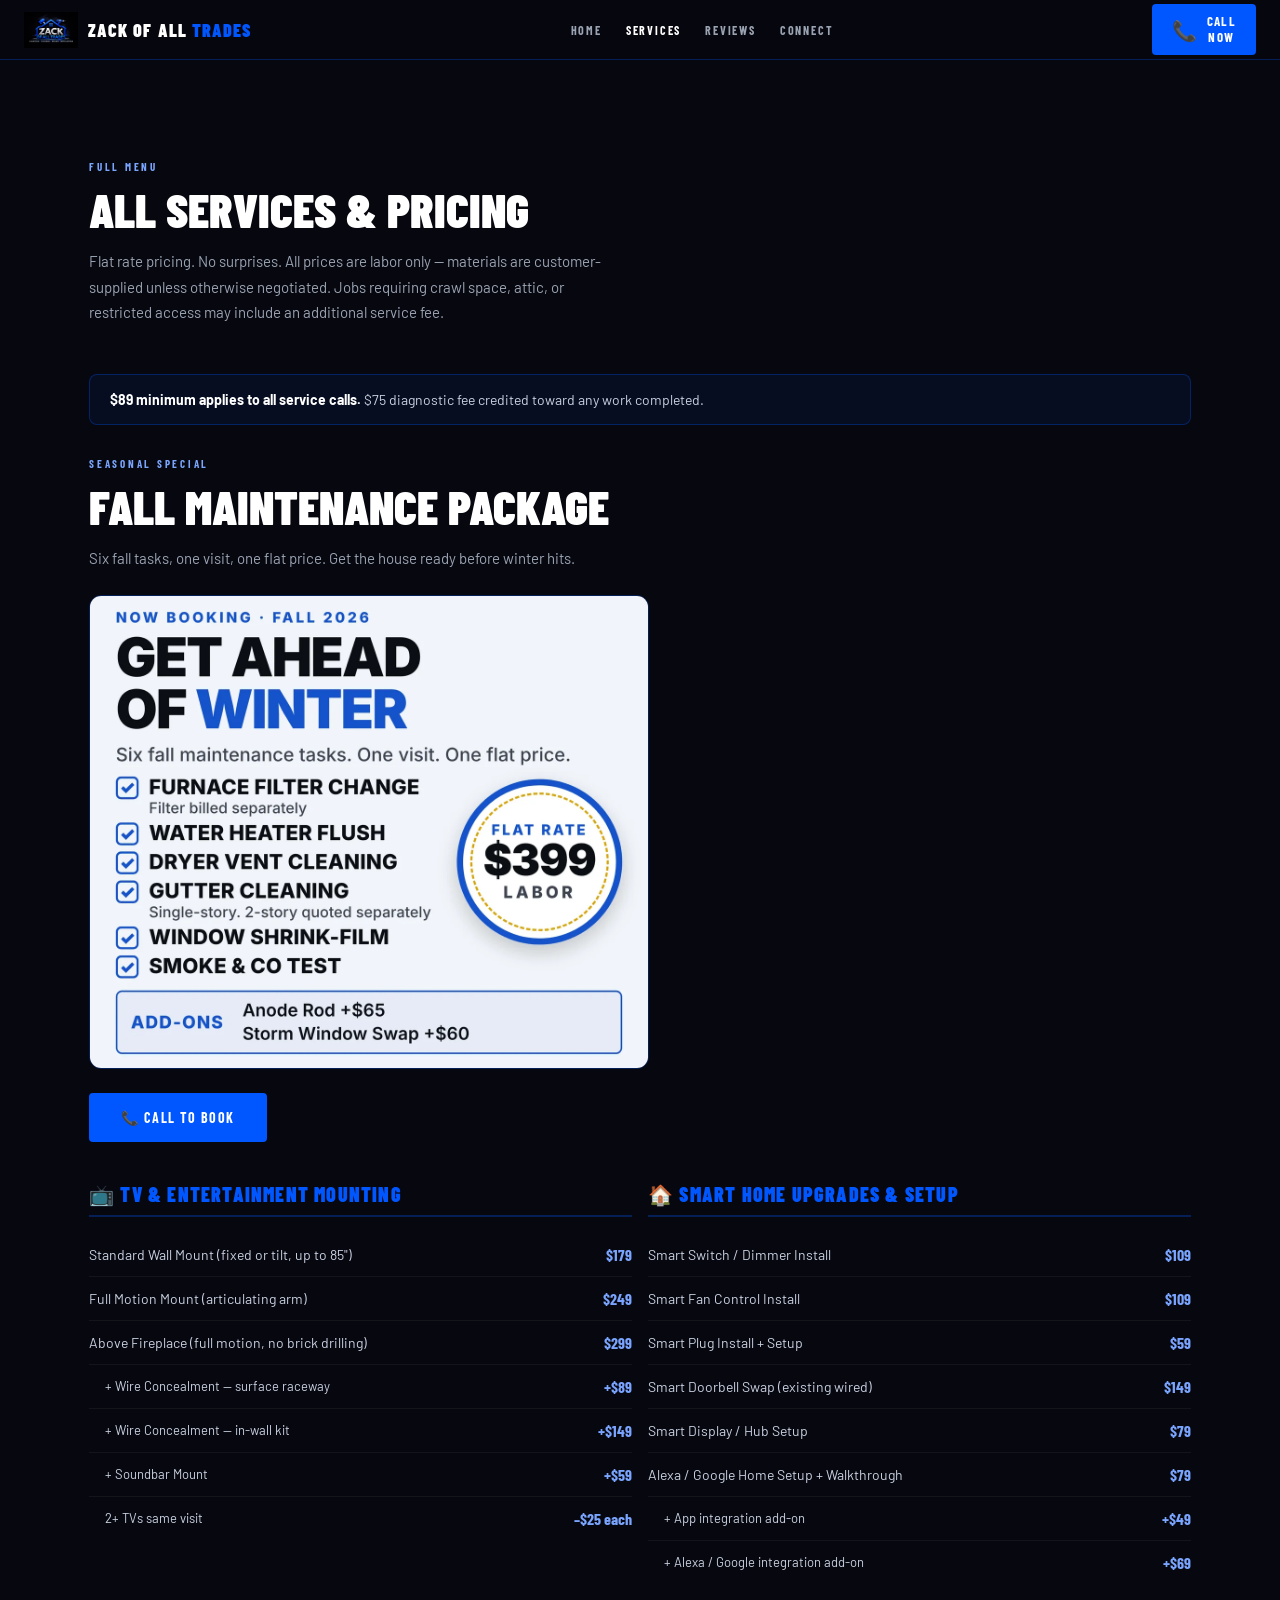
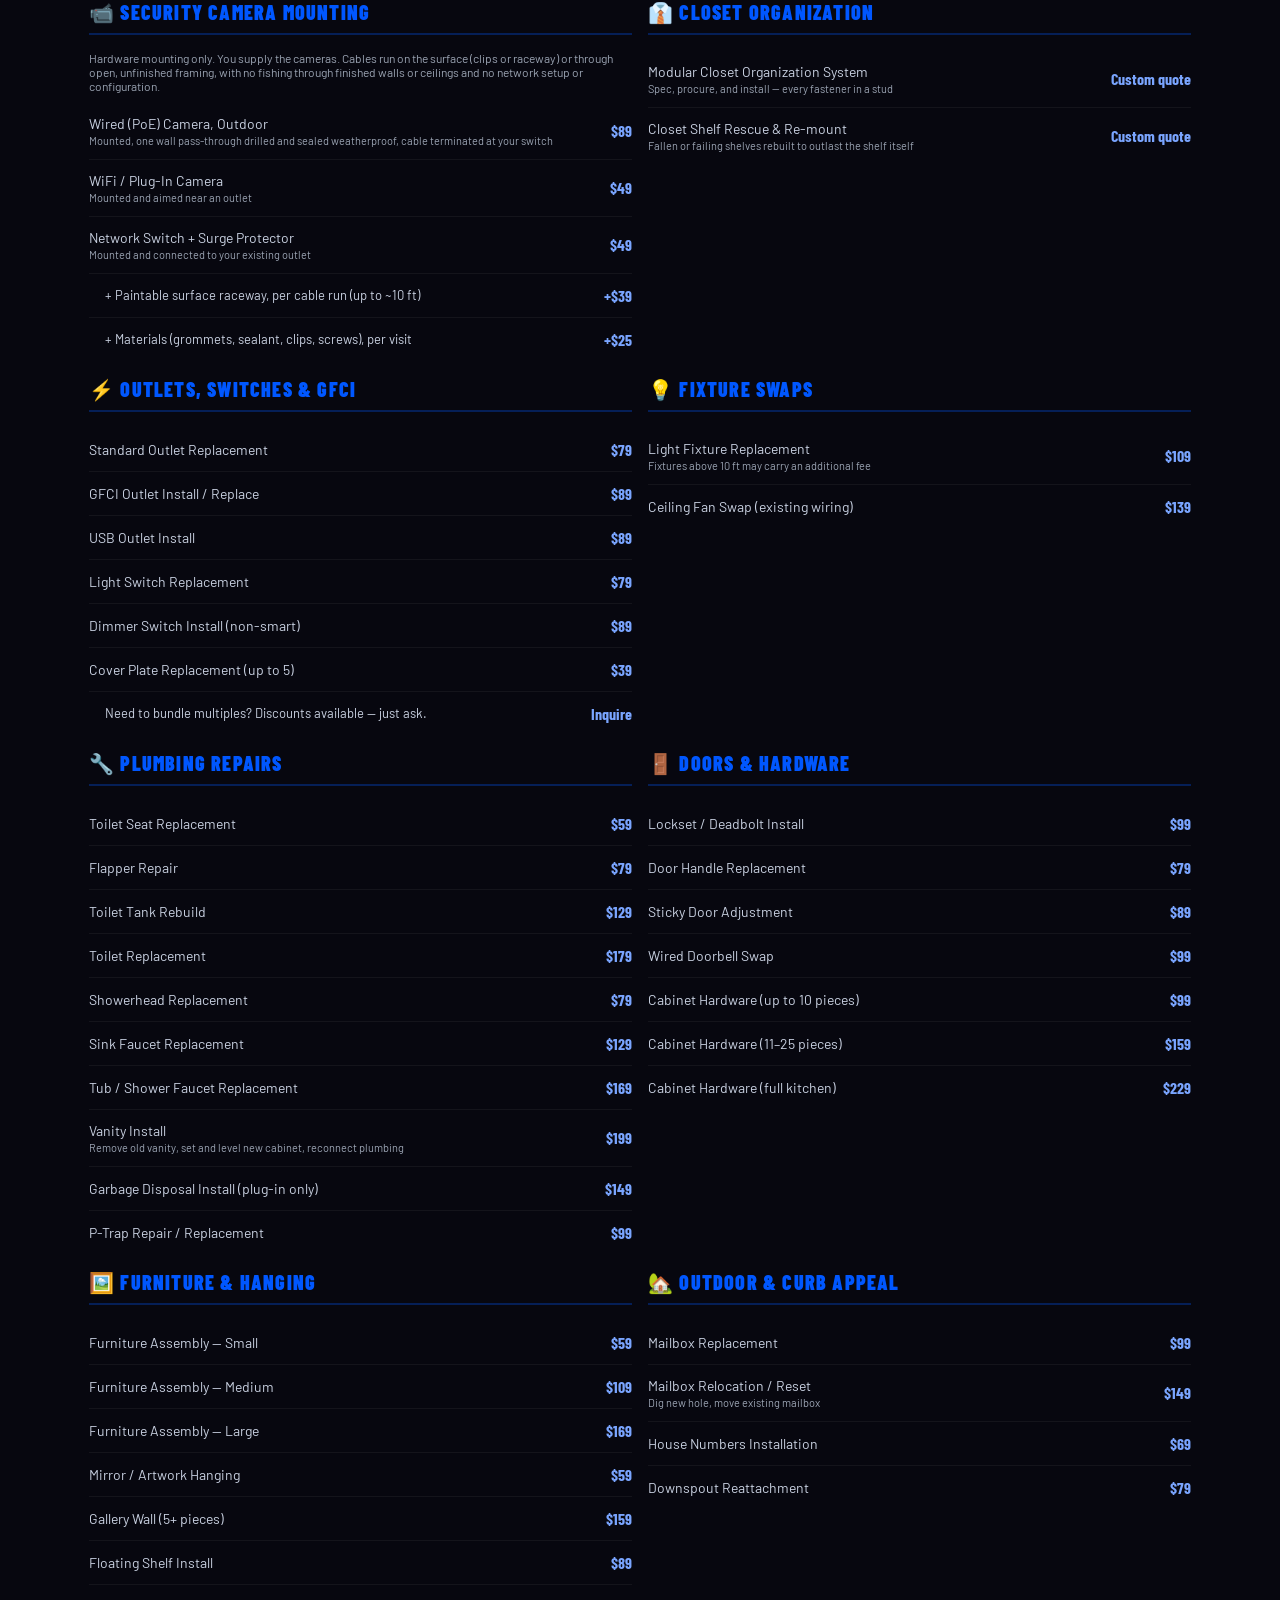
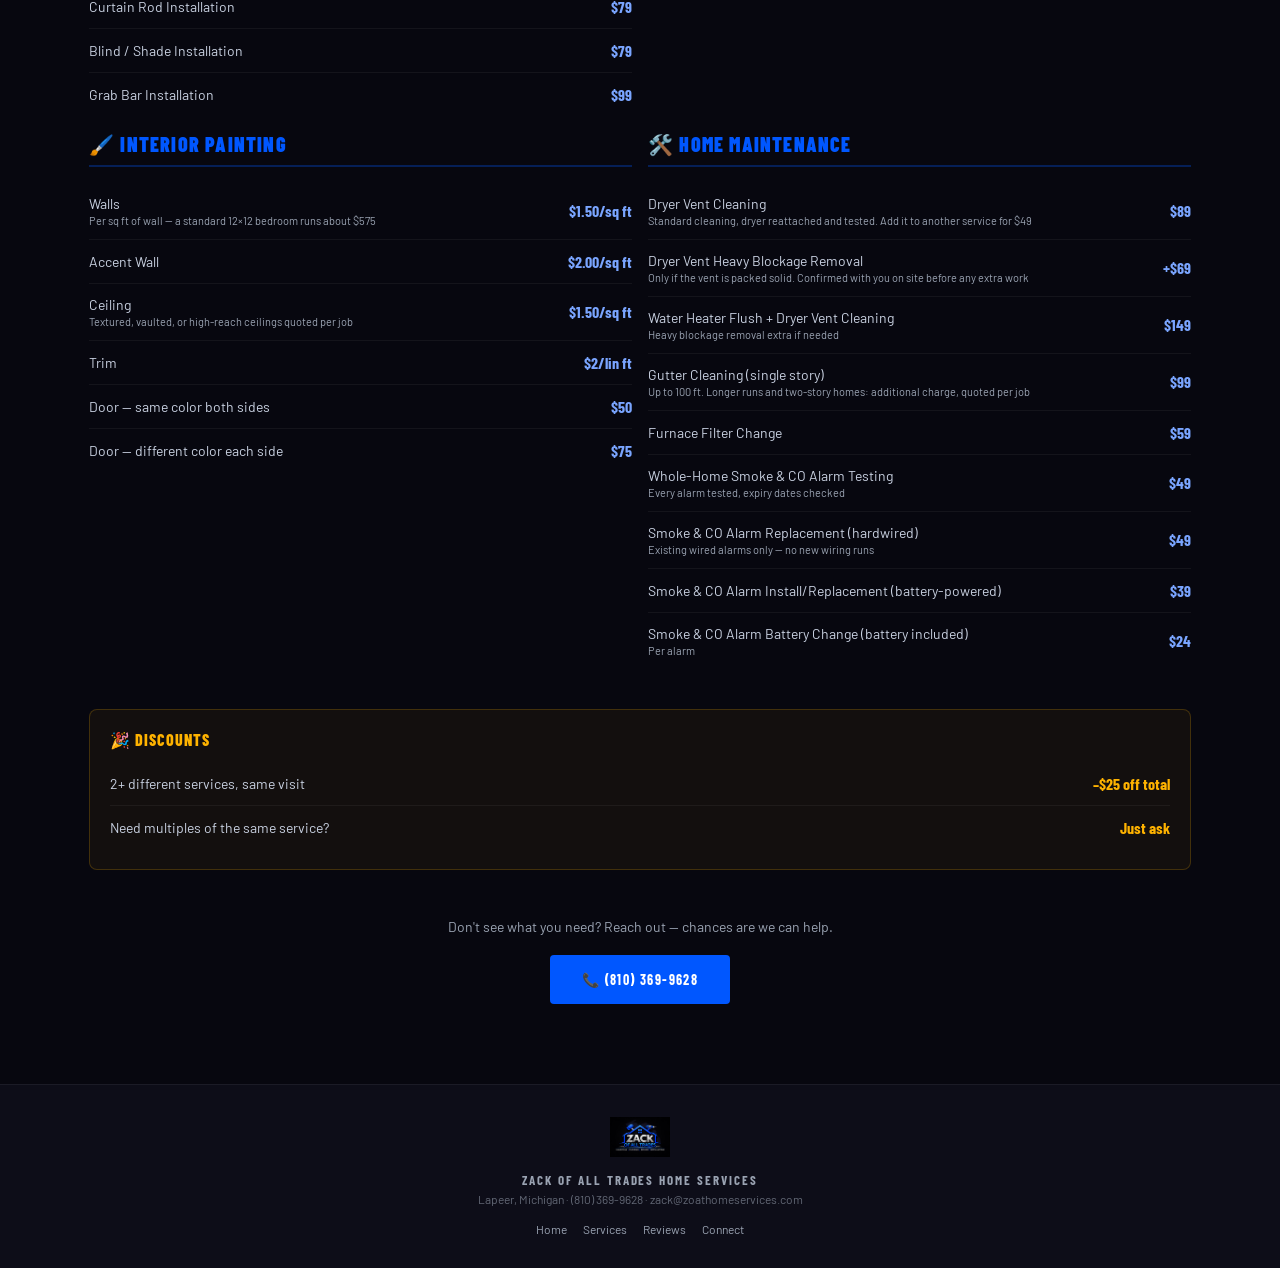
<file: services/index.html>
<!DOCTYPE html>
<html lang="en">
<head>
<meta charset="UTF-8">
<meta name="viewport" content="width=device-width, initial-scale=1.0">
<meta name="description" content="Flat-rate handyman pricing from Zack of All Trades, Lapeer MI. TV mounting, smart home, outlets, fixtures, plumbing, doors, furniture assembly and more. $89 minimum, no surprises.">
<title>Services &amp; Flat-Rate Pricing | Zack of All Trades</title>
<link rel="preconnect" href="https://fonts.googleapis.com">
<link href="https://fonts.googleapis.com/css2?family=Barlow+Condensed:wght@400;600;700;800;900&family=Barlow:wght@300;400;500&display=swap" rel="stylesheet">
<link rel="stylesheet" href="/styles.css?v=20261007">
</head>
<body>

<!-- ═══════ SITE NAV — same on every page ═══════ -->
<nav>
  <a href="/" class="nav-left">
    <img src="/assets/logo.jpg" alt="Zack of All Trades logo" class="nav-logo">
    <div class="nav-wordmark">Zack of All <span>Trades</span></div>
  </a>
  <button class="nav-toggle" onclick="toggleNav()" aria-label="Menu">☰</button>
  <div class="nav-links">
    <a href="/">Home</a>
    <a href="/services/" class="active">Services</a>
    <a href="/reviews/">Reviews</a>
    <a href="/connect/">Connect</a>
  </div>
  <a href="tel:8103699628" class="nav-cta"><span class="nav-cta-icon" aria-hidden="true">📞</span><span class="nav-cta-text">Call<br>Now</span></a>
</nav>

<!-- ═══════ PRICING MENU — edit prices here.
     Each price-section is one category. To change a price, find the
     service name and edit the number in the price-amount div next to it.
     To add a service, copy a whole price-row block and paste it in the
     right category. ═══════ -->
<div class="page-top">
  <div class="section section-wide">
    <div class="section-label">Full Menu</div>
    <h2 class="section-title">All Services &amp; Pricing</h2>
    <p class="section-sub">Flat rate pricing. No surprises. All prices are labor only — materials are customer-supplied unless otherwise negotiated. Jobs requiring crawl space, attic, or restricted access may include an additional service fee.</p>

    <div style="background:rgba(0,87,255,0.08); border:1px solid var(--cobalt-border); border-radius:8px; padding:16px 20px; margin-bottom:32px;">
      <p style="color:var(--silver); font-size:14px; margin:0;"><strong style="color:var(--white);">$89 minimum applies to all service calls.</strong> $75 diagnostic fee credited toward any work completed.</p>
    </div>

<!-- ═══════ SEASONAL SPECIAL — same block appears on the home page (under the
     ticker) and on /services/ (under the minimum notice). To swap seasons:
     replace the two images in /assets/, then update the header text and alt
     text here AND in the other file. ═══════ -->
    <div class="seasonal-block">
  <div class="section-label">Seasonal Special</div>
  <h2 class="section-title">Fall Maintenance Package</h2>
  <p class="section-sub seasonal-sub">Six fall tasks, one visit, one flat price. Get the house ready before winter hits.</p>
  <picture>
    <source srcset="/assets/fall-maintenance-package.webp" type="image/webp">
    <img src="/assets/fall-maintenance-package.jpg" width="1200" height="1014" loading="lazy" class="seasonal-img" style="display:block;width:100%;max-width:560px;height:auto" alt="Fall Maintenance Package, now booking for fall 2026: furnace filter change (filter billed separately), water heater flush, dryer vent cleaning, gutter cleaning (single-story; two-story quoted separately), window shrink-film, and smoke and CO test. Flat rate $399 labor. Add-ons: anode rod plus $65, storm window swap plus $60.">
  </picture>
  <a href="tel:8103699628" class="btn-primary">📞 Call to Book</a>
    </div>

    <!-- ═══════ PRICE CATEGORIES — tiled 2-up on desktop, single column on phones.
         The notice box above, discounts box, and bottom CTA stay full-width. ═══════ -->
    <div class="price-grid">
    <div class="price-section" id="tv-mounting">
      <div class="price-section-title">📺 TV &amp; Entertainment Mounting</div>
      <div class="price-row"><div><div class="price-name">Standard Wall Mount (fixed or tilt, up to 85")</div></div><div class="price-amount">$179</div></div>
      <div class="price-row"><div><div class="price-name">Full Motion Mount (articulating arm)</div></div><div class="price-amount">$249</div></div>
      <div class="price-row"><div><div class="price-name">Above Fireplace (full motion, no brick drilling)</div></div><div class="price-amount">$299</div></div>
      <div class="price-row price-addon"><div class="price-name">+ Wire Concealment — surface raceway</div><div class="price-amount">+$89</div></div>
      <div class="price-row price-addon"><div class="price-name">+ Wire Concealment — in-wall kit</div><div class="price-amount">+$149</div></div>
      <div class="price-row price-addon"><div class="price-name">+ Soundbar Mount</div><div class="price-amount">+$59</div></div>
      <div class="price-row price-addon"><div class="price-name">2+ TVs same visit</div><div class="price-amount">–$25 each</div></div>
    </div>

    <div class="price-section" id="smart-home">
      <div class="price-section-title">🏠 Smart Home Upgrades &amp; Setup</div>
      <div class="price-row"><div><div class="price-name">Smart Switch / Dimmer Install</div></div><div class="price-amount">$109</div></div>
      <div class="price-row"><div><div class="price-name">Smart Fan Control Install</div></div><div class="price-amount">$109</div></div>
      <div class="price-row"><div><div class="price-name">Smart Plug Install + Setup</div></div><div class="price-amount">$59</div></div>
      <div class="price-row"><div><div class="price-name">Smart Doorbell Swap (existing wired)</div></div><div class="price-amount">$149</div></div>
      <div class="price-row"><div><div class="price-name">Smart Display / Hub Setup</div></div><div class="price-amount">$79</div></div>
      <div class="price-row"><div><div class="price-name">Alexa / Google Home Setup + Walkthrough</div></div><div class="price-amount">$79</div></div>
      <div class="price-row price-addon"><div class="price-name">+ App integration add-on</div><div class="price-amount">+$49</div></div>
      <div class="price-row price-addon"><div class="price-name">+ Alexa / Google integration add-on</div><div class="price-amount">+$69</div></div>
    </div>

    <div class="price-section" id="security-cameras">
      <div class="price-section-title">📹 Security Camera Mounting</div>
      <div class="price-note" style="margin:0 0 10px;font-size:12px;">Hardware mounting only. You supply the cameras. Cables run on the surface (clips or raceway) or through open, unfinished framing, with no fishing through finished walls or ceilings and no network setup or configuration.</div>
      <div class="price-row"><div><div class="price-name">Wired (PoE) Camera, Outdoor</div><div class="price-note">Mounted, one wall pass-through drilled and sealed weatherproof, cable terminated at your switch</div></div><div class="price-amount">$89</div></div>
      <div class="price-row"><div><div class="price-name">WiFi / Plug-In Camera</div><div class="price-note">Mounted and aimed near an outlet</div></div><div class="price-amount">$49</div></div>
      <div class="price-row"><div><div class="price-name">Network Switch + Surge Protector</div><div class="price-note">Mounted and connected to your existing outlet</div></div><div class="price-amount">$49</div></div>
      <div class="price-row price-addon"><div class="price-name">+ Paintable surface raceway, per cable run (up to ~10 ft)</div><div class="price-amount">+$39</div></div>
      <div class="price-row price-addon"><div class="price-name">+ Materials (grommets, sealant, clips, screws), per visit</div><div class="price-amount">+$25</div></div>
    </div>

    <div class="price-section" id="closet-organization">
      <div class="price-section-title">👔 Closet Organization</div>
      <div class="price-row"><div><div class="price-name">Modular Closet Organization System</div><div class="price-note">Spec, procure, and install — every fastener in a stud</div></div><div class="price-amount">Custom quote</div></div>
      <div class="price-row"><div><div class="price-name">Closet Shelf Rescue &amp; Re-mount</div><div class="price-note">Fallen or failing shelves rebuilt to outlast the shelf itself</div></div><div class="price-amount">Custom quote</div></div>
    </div>

    <div class="price-section" id="outlets-switches">
      <div class="price-section-title">⚡ Outlets, Switches &amp; GFCI</div>
      <div class="price-row"><div><div class="price-name">Standard Outlet Replacement</div></div><div class="price-amount">$79</div></div>
      <div class="price-row"><div><div class="price-name">GFCI Outlet Install / Replace</div></div><div class="price-amount">$89</div></div>
      <div class="price-row"><div><div class="price-name">USB Outlet Install</div></div><div class="price-amount">$89</div></div>
      <div class="price-row"><div><div class="price-name">Light Switch Replacement</div></div><div class="price-amount">$79</div></div>
      <div class="price-row"><div><div class="price-name">Dimmer Switch Install (non-smart)</div></div><div class="price-amount">$89</div></div>
      <div class="price-row"><div><div class="price-name">Cover Plate Replacement (up to 5)</div></div><div class="price-amount">$39</div></div>
      <div class="price-row price-addon"><div class="price-name">Need to bundle multiples? Discounts available — just ask.</div><div class="price-amount">Inquire</div></div>
    </div>

    <div class="price-section" id="fixture-swaps">
      <div class="price-section-title">💡 Fixture Swaps</div>
      <div class="price-row"><div><div class="price-name">Light Fixture Replacement</div><div class="price-note">Fixtures above 10 ft may carry an additional fee</div></div><div class="price-amount">$109</div></div>
      <div class="price-row"><div><div class="price-name">Ceiling Fan Swap (existing wiring)</div></div><div class="price-amount">$139</div></div>
    </div>

    <div class="price-section" id="plumbing-repairs">
      <div class="price-section-title">🔧 Plumbing Repairs</div>
      <div class="price-row"><div><div class="price-name">Toilet Seat Replacement</div></div><div class="price-amount">$59</div></div>
      <div class="price-row"><div><div class="price-name">Flapper Repair</div></div><div class="price-amount">$79</div></div>
      <div class="price-row"><div><div class="price-name">Toilet Tank Rebuild</div></div><div class="price-amount">$129</div></div>
      <div class="price-row"><div><div class="price-name">Toilet Replacement</div></div><div class="price-amount">$179</div></div>
      <div class="price-row"><div><div class="price-name">Showerhead Replacement</div></div><div class="price-amount">$79</div></div>
      <div class="price-row"><div><div class="price-name">Sink Faucet Replacement</div></div><div class="price-amount">$129</div></div>
      <div class="price-row"><div><div class="price-name">Tub / Shower Faucet Replacement</div></div><div class="price-amount">$169</div></div>
      <div class="price-row"><div><div class="price-name">Vanity Install</div><div class="price-note">Remove old vanity, set and level new cabinet, reconnect plumbing</div></div><div class="price-amount">$199</div></div>
      <div class="price-row"><div><div class="price-name">Garbage Disposal Install (plug-in only)</div></div><div class="price-amount">$149</div></div>
      <div class="price-row"><div><div class="price-name">P-Trap Repair / Replacement</div></div><div class="price-amount">$99</div></div>
    </div>

    <div class="price-section" id="doors-hardware">
      <div class="price-section-title">🚪 Doors &amp; Hardware</div>
      <div class="price-row"><div><div class="price-name">Lockset / Deadbolt Install</div></div><div class="price-amount">$99</div></div>
      <div class="price-row"><div><div class="price-name">Door Handle Replacement</div></div><div class="price-amount">$79</div></div>
      <div class="price-row"><div><div class="price-name">Sticky Door Adjustment</div></div><div class="price-amount">$89</div></div>
      <div class="price-row"><div><div class="price-name">Wired Doorbell Swap</div></div><div class="price-amount">$99</div></div>
      <div class="price-row"><div><div class="price-name">Cabinet Hardware (up to 10 pieces)</div></div><div class="price-amount">$99</div></div>
      <div class="price-row"><div><div class="price-name">Cabinet Hardware (11–25 pieces)</div></div><div class="price-amount">$159</div></div>
      <div class="price-row"><div><div class="price-name">Cabinet Hardware (full kitchen)</div></div><div class="price-amount">$229</div></div>
    </div>

    <div class="price-section" id="furniture-hanging">
      <div class="price-section-title">🖼️ Furniture &amp; Hanging</div>
      <div class="price-row"><div><div class="price-name">Furniture Assembly — Small</div></div><div class="price-amount">$59</div></div>
      <div class="price-row"><div><div class="price-name">Furniture Assembly — Medium</div></div><div class="price-amount">$109</div></div>
      <div class="price-row"><div><div class="price-name">Furniture Assembly — Large</div></div><div class="price-amount">$169</div></div>
      <div class="price-row"><div><div class="price-name">Mirror / Artwork Hanging</div></div><div class="price-amount">$59</div></div>
      <div class="price-row"><div><div class="price-name">Gallery Wall (5+ pieces)</div></div><div class="price-amount">$159</div></div>
      <div class="price-row"><div><div class="price-name">Floating Shelf Install</div></div><div class="price-amount">$89</div></div>
      <div class="price-row"><div><div class="price-name">Curtain Rod Installation</div></div><div class="price-amount">$79</div></div>
      <div class="price-row"><div><div class="price-name">Blind / Shade Installation</div></div><div class="price-amount">$79</div></div>
      <div class="price-row"><div><div class="price-name">Grab Bar Installation</div></div><div class="price-amount">$99</div></div>
    </div>

    <div class="price-section" id="curb-appeal">
      <div class="price-section-title">🏡 Outdoor &amp; Curb Appeal</div>
      <div class="price-row"><div><div class="price-name">Mailbox Replacement</div></div><div class="price-amount">$99</div></div>
      <div class="price-row"><div><div class="price-name">Mailbox Relocation / Reset</div><div class="price-note">Dig new hole, move existing mailbox</div></div><div class="price-amount">$149</div></div>
      <div class="price-row"><div><div class="price-name">House Numbers Installation</div></div><div class="price-amount">$69</div></div>
      <div class="price-row"><div><div class="price-name">Downspout Reattachment</div></div><div class="price-amount">$79</div></div>
    </div>

    <div class="price-section" id="interior-painting">
      <div class="price-section-title">🖌️ Interior Painting</div>
      <div class="price-row"><div><div class="price-name">Walls</div><div class="price-note">Per sq ft of wall — a standard 12×12 bedroom runs about $575</div></div><div class="price-amount">$1.50/sq ft</div></div>
      <div class="price-row"><div><div class="price-name">Accent Wall</div></div><div class="price-amount">$2.00/sq ft</div></div>
      <div class="price-row"><div><div class="price-name">Ceiling</div><div class="price-note">Textured, vaulted, or high-reach ceilings quoted per job</div></div><div class="price-amount">$1.50/sq ft</div></div>
      <div class="price-row"><div><div class="price-name">Trim</div></div><div class="price-amount">$2/lin ft</div></div>
      <div class="price-row"><div><div class="price-name">Door — same color both sides</div></div><div class="price-amount">$50</div></div>
      <div class="price-row"><div><div class="price-name">Door — different color each side</div></div><div class="price-amount">$75</div></div>
    </div>

    <div class="price-section" id="home-maintenance">
      <div class="price-section-title">🛠️ Home Maintenance</div>
      <div class="price-row"><div><div class="price-name">Dryer Vent Cleaning</div><div class="price-note">Standard cleaning, dryer reattached and tested. Add it to another service for $49</div></div><div class="price-amount">$89</div></div>
      <div class="price-row"><div><div class="price-name">Dryer Vent Heavy Blockage Removal</div><div class="price-note">Only if the vent is packed solid. Confirmed with you on site before any extra work</div></div><div class="price-amount">+$69</div></div>
      <div class="price-row"><div><div class="price-name">Water Heater Flush + Dryer Vent Cleaning</div><div class="price-note">Heavy blockage removal extra if needed</div></div><div class="price-amount">$149</div></div>
      <div class="price-row"><div><div class="price-name">Gutter Cleaning (single story)</div><div class="price-note">Up to 100 ft. Longer runs and two-story homes: additional charge, quoted per job</div></div><div class="price-amount">$99</div></div>
      <div class="price-row"><div><div class="price-name">Furnace Filter Change</div></div><div class="price-amount">$59</div></div>
      <div class="price-row"><div><div class="price-name">Whole-Home Smoke &amp; CO Alarm Testing</div><div class="price-note">Every alarm tested, expiry dates checked</div></div><div class="price-amount">$49</div></div>
      <div class="price-row"><div><div class="price-name">Smoke &amp; CO Alarm Replacement (hardwired)</div><div class="price-note">Existing wired alarms only — no new wiring runs</div></div><div class="price-amount">$49</div></div>
      <div class="price-row"><div><div class="price-name">Smoke &amp; CO Alarm Install/Replacement (battery-powered)</div></div><div class="price-amount">$39</div></div>
      <div class="price-row"><div><div class="price-name">Smoke &amp; CO Alarm Battery Change (battery included)</div><div class="price-note">Per alarm</div></div><div class="price-amount">$24</div></div>
    </div>
    </div><!-- /price-grid -->

    <!-- ═══════ DISCOUNTS BOX ═══════ -->
    <div style="background:rgba(255,179,0,0.05); border:1px solid rgba(255,179,0,0.2); border-radius:8px; padding:20px; margin-top:8px;">
      <div style="font-family:'Barlow Condensed',sans-serif; font-weight:800; font-size:16px; text-transform:uppercase; letter-spacing:0.06em; color:var(--amber); margin-bottom:12px;">🎉 Discounts</div>
      <div class="price-row"><div class="price-name" style="color:var(--silver);">2+ different services, same visit</div><div class="price-amount" style="color:var(--amber);">–$25 off total</div></div>
      <div class="price-row"><div class="price-name" style="color:var(--silver);">Need multiples of the same service?</div><div class="price-amount" style="color:var(--amber);">Just ask</div></div>
    </div>

    <div style="margin-top:48px; text-align:center;">
      <p style="color:var(--dim); font-size:14px; margin-bottom:20px;">Don't see what you need? Reach out — chances are we can help.</p>
      <a href="tel:8103699628" class="btn-primary">📞 (810) 369-9628</a>
    </div>
  </div>
</div>

<!-- ═══════ FOOTER — same on every page ═══════ -->
<footer>
  <img src="/assets/logo.jpg" alt="Zack of All Trades logo" class="footer-logo">
  <div class="footer-name">Zack of All Trades Home Services</div>
  <div class="footer-loc">Lapeer, Michigan · (810) 369-9628 · zack@zoathomeservices.com</div>
  <div class="footer-nav">
    <a href="/">Home</a>
    <a href="/services/">Services</a>
    <a href="/reviews/">Reviews</a>
    <a href="/connect/">Connect</a>
  </div>
</footer>

<script src="/site.js?v=20261007"></script>
</body>
</html>
</file>
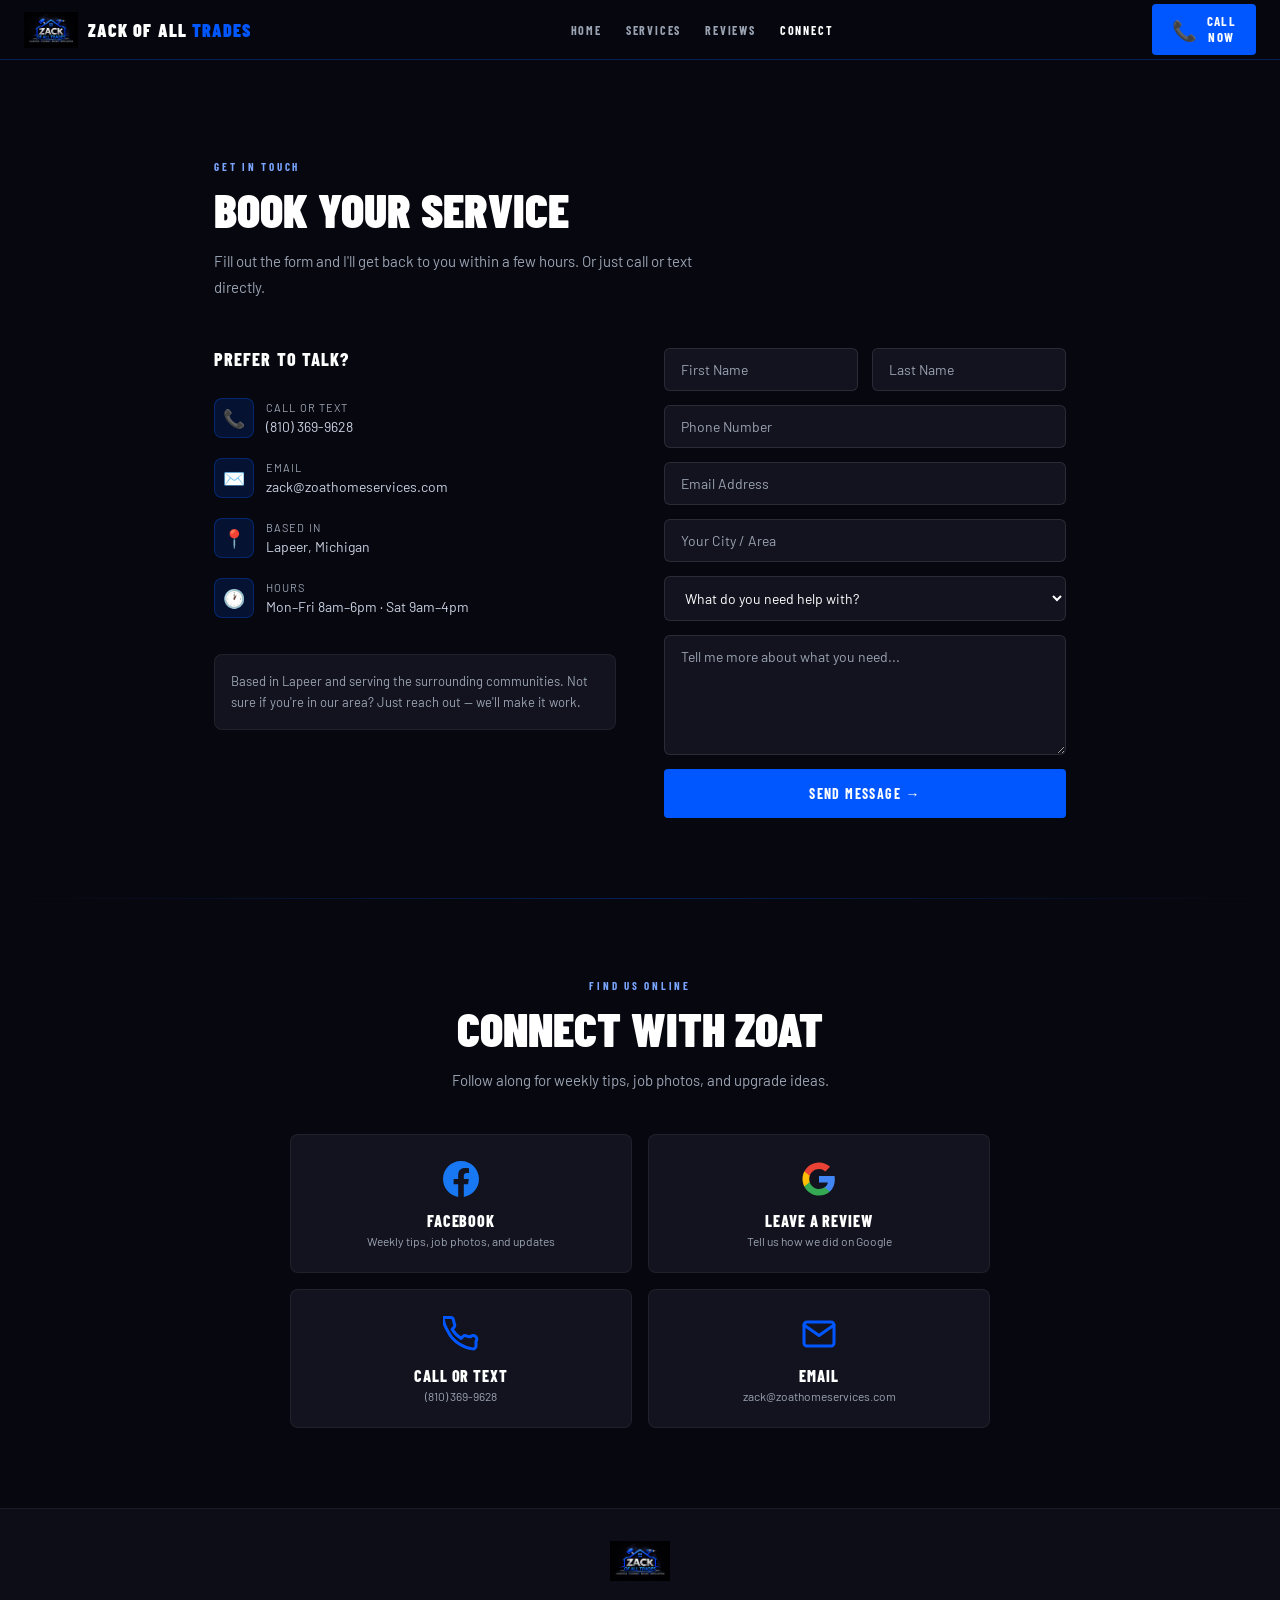
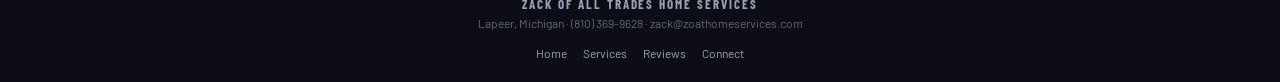
<file: connect.html>
<!DOCTYPE html>
<!-- ═══════════════════════════════════════════════════════════════════
     REDIRECT SHIM — do not delete.
     The old site had this page at /connect.html. The new site lives at
     /connect/ (see connect/index.html). This file catches anyone (or any
     QR code) still pointing at the old /connect.html address and sends
     them to the right place. It is tiny on purpose — leave it alone.
     ═══════════════════════════════════════════════════════════════════ -->
<html lang="en">
<head>
<meta charset="UTF-8">
<meta http-equiv="refresh" content="0; url=/connect/">
<link rel="canonical" href="https://zoathomeservices.com/connect/">
<meta name="viewport" content="width=device-width, initial-scale=1.0">
<title>Zack of All Trades — Contact</title>
</head>
<body>
<p>Sending you to the contact page… <a href="/connect/">click here if nothing happens</a>.</p>
</body>
</html>
</file>
<file: styles.css>
/* ═══════════════════════════════════════════════════════════════════
   ZACK OF ALL TRADES — shared stylesheet
   This one file styles every page (/, /services, /reviews, /connect).
   Change a color or font here and it updates everywhere at once.
   Brand: electric cobalt blue / black / metallic silver, dark backgrounds.
   ═══════════════════════════════════════════════════════════════════ */

:root {
  --cobalt: #0057FF;
  --cobalt-dark: #0040CC;
  --cobalt-glow: rgba(0,87,255,0.15);
  --cobalt-border: rgba(0,87,255,0.3);
  --black: #07070f;
  --dark: #0d0d18;
  --card: #13131f;
  --card2: #1a1a28;
  --silver: #c8d0e0;
  --dim: #9aa3b2;
  --white: #ffffff;
  --amber: #FFB300;
  /* Lighter cobalt reserved for small text on dark backgrounds (AA contrast).
     Buttons, glows, and large display type keep the brand --cobalt. */
  --cobalt-text: #7aa5ff;
}
* { margin:0; padding:0; box-sizing:border-box; }
html { scroll-behavior:smooth; }
body { background:var(--black); color:var(--white); font-family:"Barlow",sans-serif; overflow-x:hidden; }
/* The `hidden` attribute must win over any display set by component classes. */
[hidden] { display:none !important; }

/* ═══════ NAV (shared on every page) ═══════ */
nav { position:fixed; top:0; left:0; right:0; z-index:100; background:rgba(7,7,15,0.95); backdrop-filter:blur(12px); border-bottom:1px solid var(--cobalt-border); display:flex; align-items:center; justify-content:space-between; padding:0 24px; height:60px; }
.nav-left { display:flex; align-items:center; gap:10px; text-decoration:none; }
.nav-logo { height:36px; width:auto; }
.nav-wordmark { font-family:"Barlow Condensed",sans-serif; font-weight:900; font-size:18px; letter-spacing:0.06em; text-transform:uppercase; color:var(--white); line-height:1; }
.nav-wordmark span { color:var(--cobalt); }
.nav-links { display:flex; gap:24px; align-items:center; }
.nav-links a { font-family:"Barlow Condensed",sans-serif; font-weight:700; font-size:12px; letter-spacing:0.15em; text-transform:uppercase; color:var(--dim); text-decoration:none; transition:color 0.2s; }
.nav-links a:hover { color:var(--white); }
.nav-links a.active { color:var(--white); }
.nav-cta { display:inline-flex; align-items:center; gap:8px; background:var(--cobalt); color:var(--white); font-family:"Barlow Condensed",sans-serif; font-weight:700; font-size:13px; letter-spacing:0.1em; text-transform:uppercase; padding:10px 20px; border-radius:4px; text-decoration:none; transition:background 0.2s; }
.nav-cta:hover { background:var(--cobalt-dark); }
.nav-cta-icon { font-size:20px; line-height:1; }
.nav-cta-text { line-height:1.2; text-align:center; }
.nav-toggle { display:none; background:none; border:none; color:var(--white); font-size:24px; cursor:pointer; padding:4px 8px; line-height:1; }
@media(max-width:640px) {
  .nav-toggle { display:flex; order:-1; }
  .nav-cta { order:3; padding:8px 12px; }
  .nav-links { display:none; position:absolute; top:60px; left:0; right:0; flex-direction:column; gap:0; background:rgba(7,7,15,0.98); border-bottom:1px solid var(--cobalt-border); padding:8px 0; order:4; }
  .nav-links.open { display:flex; }
  .nav-links a { padding:14px 24px; width:100%; }
}

/* ═══════ HERO (home page) ═══════ */
.hero { min-height:100vh; display:flex; flex-direction:column; align-items:center; justify-content:center; text-align:center; padding:100px 24px 60px; position:relative; overflow:hidden; }
.hero-bg { position:absolute; inset:0; background:radial-gradient(ellipse 80% 60% at 50% 40%, rgba(0,87,255,0.12) 0%, transparent 70%), radial-gradient(ellipse 40% 40% at 20% 80%, rgba(0,87,255,0.06) 0%, transparent 60%); }
.hero-grid { position:absolute; inset:0; background-image:linear-gradient(rgba(0,87,255,0.04) 1px, transparent 1px),linear-gradient(90deg,rgba(0,87,255,0.04) 1px,transparent 1px); background-size:40px 40px; mask-image:radial-gradient(ellipse 80% 80% at 50% 50%,black 0%,transparent 100%); }
.hero-content { position:relative; z-index:2; max-width:700px; }
.hero-logo { width:90px; height:90px; object-fit:contain; margin-bottom:24px; filter:drop-shadow(0 0 24px rgba(0,87,255,0.5)); animation:float 4s ease-in-out infinite; }
@keyframes float { 0%,100%{transform:translateY(0)} 50%{transform:translateY(-8px)} }
.hero-badge { display:inline-block; background:var(--cobalt-glow); border:1px solid var(--cobalt-border); color:var(--cobalt); font-family:"Barlow Condensed",sans-serif; font-weight:700; font-size:11px; letter-spacing:0.2em; text-transform:uppercase; padding:6px 16px; border-radius:20px; margin-bottom:20px; }
.hero h1 { font-family:"Barlow Condensed",sans-serif; font-weight:900; font-size:clamp(42px,10vw,72px); line-height:0.95; letter-spacing:-0.01em; text-transform:uppercase; margin-bottom:8px; }
.hero h1 .blue { color:var(--cobalt); }
.hero-sub { font-family:"Barlow Condensed",sans-serif; font-weight:600; font-size:clamp(16px,4vw,22px); letter-spacing:0.15em; text-transform:uppercase; color:var(--silver); margin-bottom:12px; }
/* Credibility line — one honest sentence about who runs the place. */
.cred-line { font-size:14px; color:var(--silver); letter-spacing:0.04em; margin-bottom:20px; }
.cred-line strong { color:var(--white); }
.hero-desc { font-size:16px; color:var(--dim); line-height:1.7; max-width:520px; margin:0 auto 36px; }
.hero-buttons { display:flex; gap:12px; justify-content:center; flex-wrap:wrap; }
.btn-primary { background:var(--cobalt); color:var(--white); font-family:"Barlow Condensed",sans-serif; font-weight:700; font-size:14px; letter-spacing:0.1em; text-transform:uppercase; padding:16px 32px; border-radius:4px; text-decoration:none; transition:all 0.2s; display:inline-flex; align-items:center; gap:8px; }
.btn-primary:hover { background:var(--cobalt-dark); transform:translateY(-2px); box-shadow:0 8px 24px rgba(0,87,255,0.4); }
.btn-secondary { background:transparent; color:var(--silver); font-family:"Barlow Condensed",sans-serif; font-weight:700; font-size:14px; letter-spacing:0.1em; text-transform:uppercase; padding:16px 32px; border-radius:4px; border:1px solid rgba(200,208,224,0.2); text-decoration:none; transition:all 0.2s; }
.btn-secondary:hover { border-color:var(--cobalt); color:var(--cobalt); }
.hero-trust { margin-top:48px; display:flex; gap:32px; justify-content:center; flex-wrap:wrap; }
.trust-item { display:flex; flex-direction:column; align-items:center; gap:4px; }
.trust-num { font-family:"Barlow Condensed",sans-serif; font-weight:900; font-size:28px; color:var(--cobalt); }
.trust-label { font-size:11px; letter-spacing:0.1em; text-transform:uppercase; color:var(--dim); }

/* ═══════ SPECIALTY MARQUEE STRIP ═══════ */
.specialty-strip { background:var(--cobalt); padding:14px 24px; overflow:hidden; white-space:nowrap; }
.strip-inner { display:inline-flex; gap:48px; animation:marquee 25s linear infinite; }
@keyframes marquee { 0%{transform:translateX(0)} 100%{transform:translateX(-50%)} }
.strip-item { font-family:"Barlow Condensed",sans-serif; font-weight:700; font-size:13px; letter-spacing:0.15em; text-transform:uppercase; color:rgba(255,255,255,0.9); }
.strip-dot { color:rgba(255,255,255,0.4); }

/* ═══════ GENERIC SECTIONS ═══════ */
.section { padding:80px 24px; max-width:900px; margin:0 auto; }
/* Wider content area for pages that tile content (services price grid). */
.section-wide { max-width:1150px; }
.section-label { font-family:"Barlow Condensed",sans-serif; font-weight:700; font-size:11px; letter-spacing:0.25em; text-transform:uppercase; color:var(--cobalt-text); margin-bottom:12px; }
.section-title { font-family:"Barlow Condensed",sans-serif; font-weight:900; font-size:clamp(32px,6vw,48px); text-transform:uppercase; line-height:1; margin-bottom:16px; }
.section-sub { font-size:15px; color:var(--dim); line-height:1.7; max-width:520px; margin-bottom:48px; }
.full-divider { height:1px; background:linear-gradient(to right,transparent,rgba(0,87,255,0.3),transparent); }
.alt-bg { background:var(--dark); border-top:1px solid rgba(255,255,255,0.05); border-bottom:1px solid rgba(255,255,255,0.05); }
/* Inner pages (services, reviews, connect) sit under the fixed nav. */
.page-top { padding-top:80px; }

/* ═══════ SPECIALTY CARDS (home) ═══════ */
.lead-grid { display:grid; grid-template-columns:1fr 1fr; gap:16px; margin-bottom:48px; }
@media(max-width:600px) { .lead-grid { grid-template-columns:1fr; } }
.lead-card { background:var(--card); border:1px solid rgba(0,87,255,0.2); border-radius:8px; padding:28px 24px; position:relative; overflow:hidden; transition:all 0.2s; }
.lead-card::before { content:""; position:absolute; top:0; left:0; right:0; height:3px; background:var(--cobalt); }
.lead-card:hover { border-color:var(--cobalt); transform:translateY(-3px); box-shadow:0 12px 32px rgba(0,87,255,0.15); }
.lead-icon { font-size:32px; margin-bottom:12px; display:block; }
.lead-title { font-family:"Barlow Condensed",sans-serif; font-weight:800; font-size:20px; text-transform:uppercase; letter-spacing:0.04em; margin-bottom:8px; }
.lead-desc { font-size:13px; color:var(--dim); line-height:1.6; margin-bottom:16px; }
.lead-price { font-family:"Barlow Condensed",sans-serif; font-weight:700; font-size:13px; color:var(--cobalt-text); letter-spacing:0.05em; }

/* ═══════ SERVICE GRID (home overview) ═══════ */
.service-grid { display:grid; grid-template-columns:repeat(auto-fill,minmax(200px,1fr)); gap:12px; }
.service-card { background:var(--card); border:1px solid rgba(255,255,255,0.06); border-radius:6px; padding:20px 18px; transition:all 0.2s; }
.service-card:hover { border-color:var(--cobalt-border); background:var(--card2); }
.service-card-icon { font-size:22px; margin-bottom:10px; display:block; }
.service-card-title { font-family:"Barlow Condensed",sans-serif; font-weight:700; font-size:15px; text-transform:uppercase; letter-spacing:0.04em; margin-bottom:4px; }
.service-card-desc { font-size:12px; color:var(--dim); line-height:1.5; }

/* ═══════ BEFORE / AFTER GALLERY (home) ═══════
   To add a photo: save the image in assets/gallery/ (e.g. porch-fan-after.jpg),
   then replace a placeholder block below with the <img> snippet from the
   HTML comment on the home page. Keep photos under ~200KB so the page loads
   fast on phones. */
.gallery-grid { display:grid; grid-template-columns:repeat(auto-fill,minmax(240px,1fr)); gap:16px; }
.gallery-item { border-radius:8px; overflow:hidden; border:1px solid rgba(255,255,255,0.06); background:var(--card); }
.gallery-item img { width:100%; aspect-ratio:4/3; object-fit:cover; display:block; }
.gallery-caption { padding:12px 16px; font-size:13px; color:var(--silver); }
/* On phones the gallery becomes a swipeable row instead of a tall stack. */
@media(max-width:640px) {
  .gallery-grid { display:flex; overflow-x:auto; scroll-snap-type:x mandatory; -webkit-overflow-scrolling:touch; gap:12px; margin:0 -24px; padding:4px 24px 12px; scrollbar-width:none; }
  .gallery-grid::-webkit-scrollbar { display:none; }
  .gallery-item { flex:0 0 80%; scroll-snap-align:center; }
}

/* ═══════ HOW IT WORKS ═══════ */
.steps { display:flex; flex-direction:column; gap:0; position:relative; }
.steps::before { content:""; position:absolute; left:23px; top:24px; bottom:24px; width:2px; background:linear-gradient(to bottom,var(--cobalt),transparent); }
.step { display:flex; gap:24px; align-items:flex-start; padding:24px 0; border-bottom:1px solid rgba(255,255,255,0.05); }
.step:last-child { border-bottom:none; }
.step-num { width:48px; height:48px; border-radius:50%; background:var(--cobalt); display:flex; align-items:center; justify-content:center; font-family:"Barlow Condensed",sans-serif; font-weight:900; font-size:18px; flex-shrink:0; position:relative; z-index:1; }
.step-content { padding-top:8px; }
.step-title { font-family:"Barlow Condensed",sans-serif; font-weight:800; font-size:18px; text-transform:uppercase; letter-spacing:0.04em; margin-bottom:6px; }
.step-desc { font-size:14px; color:var(--dim); line-height:1.6; }

/* ═══════ DISCOUNT CARDS ═══════ */
.discount-grid { display:grid; grid-template-columns:1fr 1fr; gap:16px; }
@media(max-width:600px) { .discount-grid { grid-template-columns:1fr; } }

/* ═══════ SERVICE AREA ═══════ */
.zone-grid { display:grid; grid-template-columns:repeat(auto-fill,minmax(220px,1fr)); gap:16px; margin-top:32px; }
.zone-card { background:var(--card); border-radius:8px; padding:24px 20px; border:1px solid rgba(255,255,255,0.06); }
.zone-card.primary { border-color:var(--cobalt-border); }
.zone-title { font-family:"Barlow Condensed",sans-serif; font-weight:800; font-size:14px; text-transform:uppercase; letter-spacing:0.1em; margin-bottom:4px; }
.zone-card.primary .zone-title { color:var(--cobalt-text); }
.zone-fee { font-size:12px; color:var(--dim); margin-bottom:12px; }
.zone-towns { font-size:13px; color:var(--silver); line-height:1.7; }

/* ═══════ PRICING MENU (services page) — edit prices here ═══════ */
.price-section { margin-bottom:40px; }
/* Tiled 2-up on desktop/tablet, single column on phones (≤600px). */
.price-grid { display:grid; grid-template-columns:1fr 1fr; gap:16px; margin-bottom:40px; }
.price-grid .price-section { margin-bottom:0; }
@media(max-width:600px) { .price-grid { grid-template-columns:1fr; } }
.price-section-title { font-family:"Barlow Condensed",sans-serif; font-weight:900; font-size:20px; text-transform:uppercase; letter-spacing:0.06em; color:var(--cobalt); border-bottom:2px solid var(--cobalt-border); padding-bottom:8px; margin-bottom:16px; }
.price-row { display:flex; justify-content:space-between; align-items:center; padding:12px 0; border-bottom:1px solid rgba(255,255,255,0.05); font-size:14px; }
.price-row:last-child { border-bottom:none; }
.price-name { color:var(--silver); }
.price-note { font-size:11px; color:var(--dim); margin-top:2px; }
.price-amount { font-family:"Barlow Condensed",sans-serif; font-weight:700; font-size:16px; color:var(--cobalt-text); white-space:nowrap; margin-left:16px; }
.price-addon { color:var(--dim); font-size:13px; padding-left:16px; }

/* ═══════ REVIEWS ═══════ */
.reviews-grid { display:grid; grid-template-columns:repeat(auto-fill,minmax(260px,1fr)); gap:16px; margin-bottom:32px; }
.review-card { background:var(--card); border:1px solid rgba(255,255,255,0.06); border-radius:8px; padding:24px; }
.review-stars { color:var(--amber); font-size:14px; margin-bottom:8px; }
.review-text { font-size:13px; color:var(--silver); line-height:1.6; margin-bottom:12px; font-style:italic; }
.review-author { font-family:"Barlow Condensed",sans-serif; font-weight:700; font-size:12px; letter-spacing:0.1em; text-transform:uppercase; color:var(--dim); }
.review-cta { text-align:center; margin-top:32px; }
/* Empty state shown until real reviews are pasted in. */
.reviews-empty { text-align:center; padding:40px 0; }
.reviews-empty p { color:var(--dim); font-size:15px; line-height:1.7; margin-bottom:8px; }

/* ═══════ CONTACT FORM (connect page) ═══════ */
.contact-grid { display:grid; grid-template-columns:1fr 1fr; gap:48px; }
@media(max-width:640px) { .contact-grid { grid-template-columns:1fr; } }
.contact-info { display:flex; flex-direction:column; gap:20px; }
.contact-item { display:flex; align-items:center; gap:12px; }
.contact-icon { width:40px; height:40px; background:var(--cobalt-glow); border:1px solid var(--cobalt-border); border-radius:8px; display:flex; align-items:center; justify-content:center; font-size:18px; flex-shrink:0; }
.contact-item-text a { color:var(--silver); text-decoration:none; font-size:14px; }
.contact-item-text a:hover { color:var(--cobalt-text); }
.contact-item-label { font-size:11px; color:var(--dim); letter-spacing:0.1em; text-transform:uppercase; margin-bottom:2px; }
.form { display:flex; flex-direction:column; gap:14px; }
.form-row { display:grid; grid-template-columns:1fr 1fr; gap:14px; }
@media(max-width:480px) { .form-row { grid-template-columns:1fr; } }
.form input, .form textarea, .form select { background:var(--card); border:1px solid rgba(255,255,255,0.1); border-radius:6px; padding:12px 16px; color:var(--white); font-family:"Barlow",sans-serif; font-size:14px; width:100%; transition:border-color 0.2s; outline:none; }
.form input:focus, .form textarea:focus, .form select:focus { border-color:var(--cobalt); }
.form input::placeholder, .form textarea::placeholder { color:var(--dim); }
.form textarea { resize:vertical; min-height:120px; }
.form select option { background:var(--dark); }
.form-submit { background:var(--cobalt); color:var(--white); font-family:"Barlow Condensed",sans-serif; font-weight:700; font-size:14px; letter-spacing:0.1em; text-transform:uppercase; padding:16px 32px; border-radius:4px; border:none; cursor:pointer; transition:all 0.2s; width:100%; }
.form-submit:hover { background:var(--cobalt-dark); transform:translateY(-1px); }
.form-success { display:none; background:rgba(26,122,74,0.1); border:1px solid rgba(26,122,74,0.3); border-radius:6px; padding:16px; color:#4ade80; font-size:14px; text-align:center; }

/* ═══════ CONNECT CARDS (connect page) ═══════ */
.connect-grid { display:grid; grid-template-columns:repeat(2,1fr); gap:16px; max-width:700px; margin:0 auto; }
.connect-card { background:var(--card); border:1px solid rgba(255,255,255,0.06); border-radius:8px; padding:24px 20px; text-align:center; text-decoration:none; color:inherit; transition:all 0.2s; display:block; }
.connect-card:hover { border-color:var(--cobalt-border); transform:translateY(-3px); }
.connect-card-icon { font-size:32px; margin-bottom:12px; display:flex; align-items:center; justify-content:center; height:40px; }
.connect-card-icon svg { width:36px; height:36px; }
.connect-card-title { font-family:"Barlow Condensed",sans-serif; font-weight:800; font-size:16px; text-transform:uppercase; letter-spacing:0.06em; margin-bottom:4px; }
.connect-card-desc { font-size:12px; color:var(--dim); }

/* ═══════ CTA ═══════ */
.cta-section { text-align:center; padding:100px 24px; position:relative; overflow:hidden; }
.cta-bg { position:absolute; inset:0; background:radial-gradient(ellipse 70% 70% at 50% 50%,rgba(0,87,255,0.1) 0%,transparent 70%); }
.cta-section h2 { font-family:"Barlow Condensed",sans-serif; font-weight:900; font-size:clamp(36px,8vw,60px); text-transform:uppercase; line-height:1; margin-bottom:16px; position:relative; z-index:1; }
.cta-section p { font-size:16px; color:var(--dim); margin-bottom:36px; position:relative; z-index:1; }
.cta-contact { position:relative; z-index:1; display:flex; flex-direction:column; align-items:center; gap:12px; }
.cta-phone { font-family:"Barlow Condensed",sans-serif; font-weight:900; font-size:clamp(28px,6vw,42px); color:var(--cobalt); text-decoration:none; letter-spacing:0.04em; transition:color 0.2s; }
.cta-phone:hover { color:var(--white); }
.cta-email { font-size:15px; color:var(--dim); text-decoration:none; }
.cta-email:hover { color:var(--silver); }

/* ═══════ FOOTER (shared on every page) ═══════ */
footer { background:var(--dark); border-top:1px solid rgba(255,255,255,0.06); padding:32px 24px; text-align:center; }
.footer-logo { height:40px; margin-bottom:12px; }
.footer-name { font-family:"Barlow Condensed",sans-serif; font-weight:700; font-size:13px; letter-spacing:0.15em; text-transform:uppercase; color:var(--dim); margin-bottom:4px; }
.footer-loc { font-size:12px; color:var(--dim); opacity:0.6; }
.footer-nav { margin-top:16px; display:flex; gap:16px; justify-content:center; flex-wrap:wrap; }
.footer-nav a { font-size:12px; color:var(--dim); text-decoration:none; }
.footer-nav a:hover { color:var(--white); }

.tile-link{display:block;color:inherit;text-decoration:none}

/* Seasonal special block (home page under ticker, services page under minimum notice) */
.seasonal-section { padding-bottom:0; }
.seasonal-block { margin-bottom:40px; }
.seasonal-sub { margin-bottom:24px; }
.seasonal-img { display:block; width:100%; max-width:560px; height:auto; border-radius:12px; border:1px solid var(--cobalt-border); margin:0 0 24px; }
</file>
